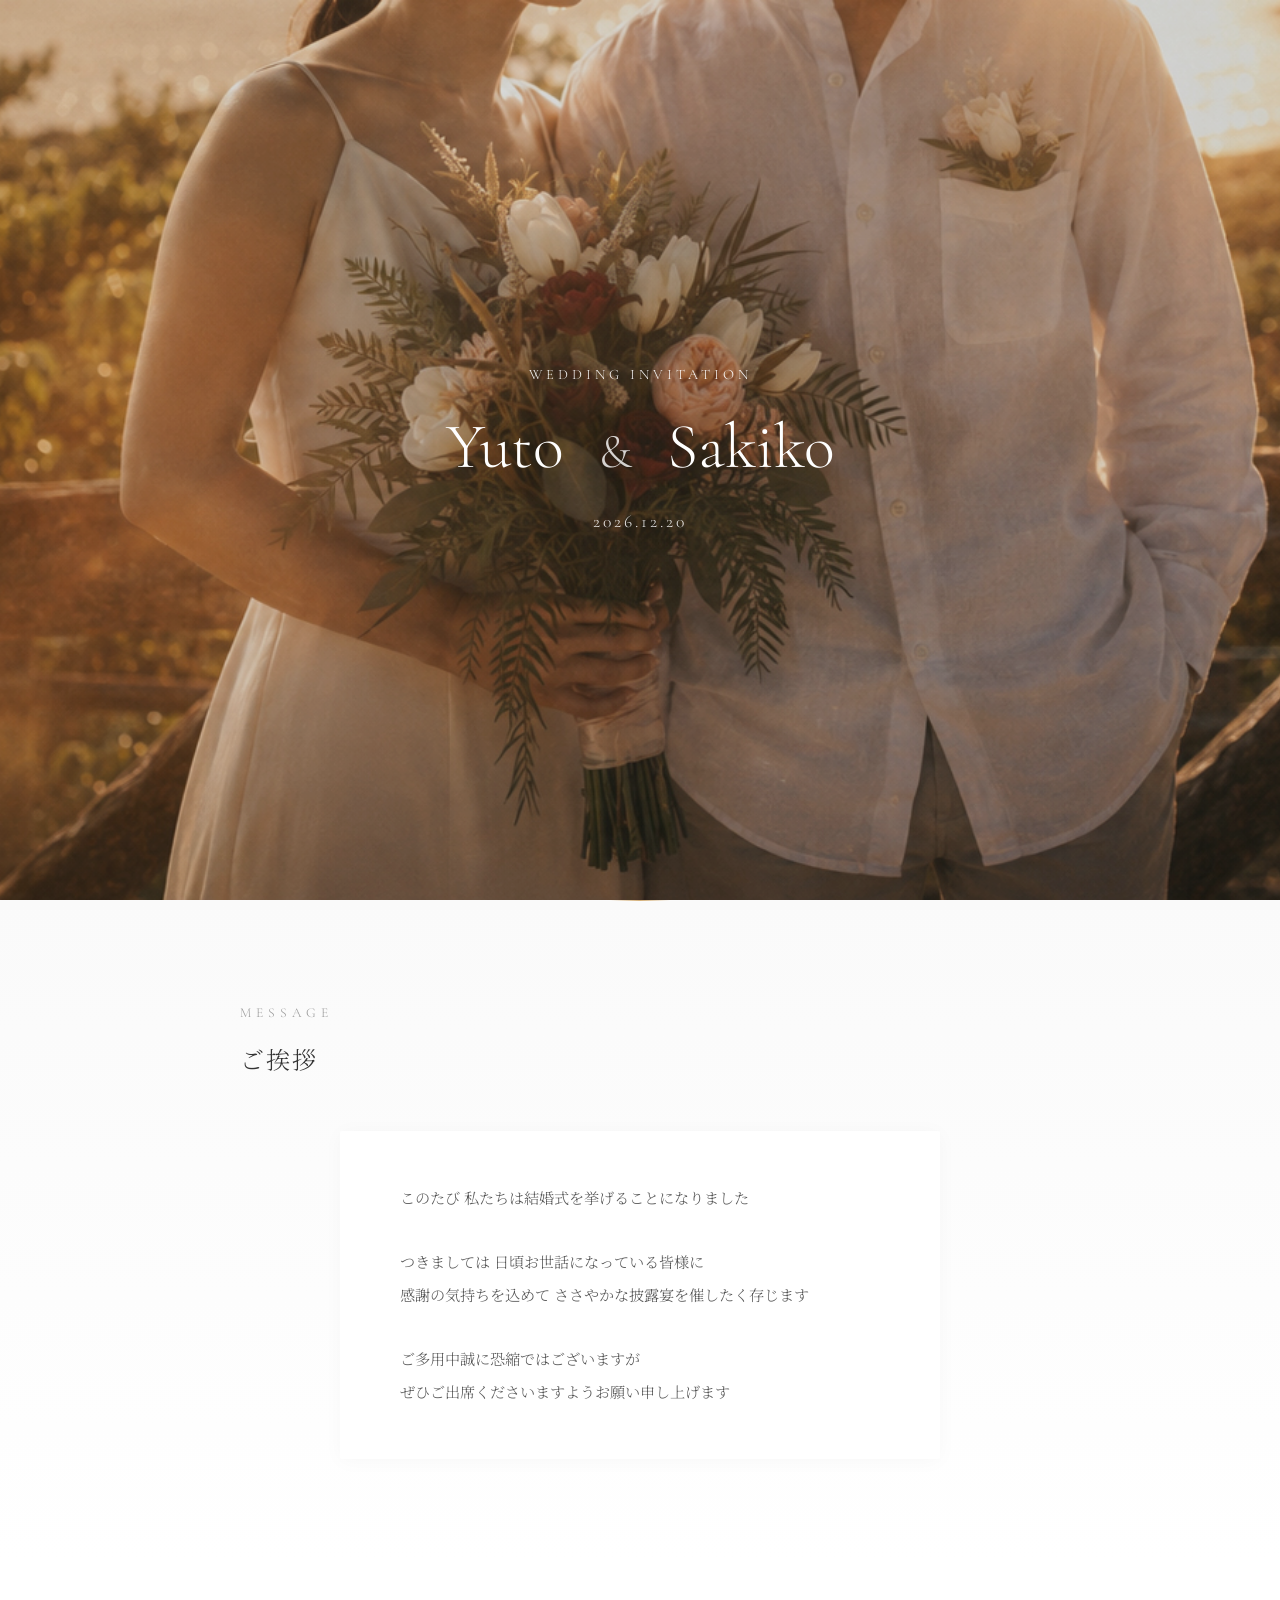
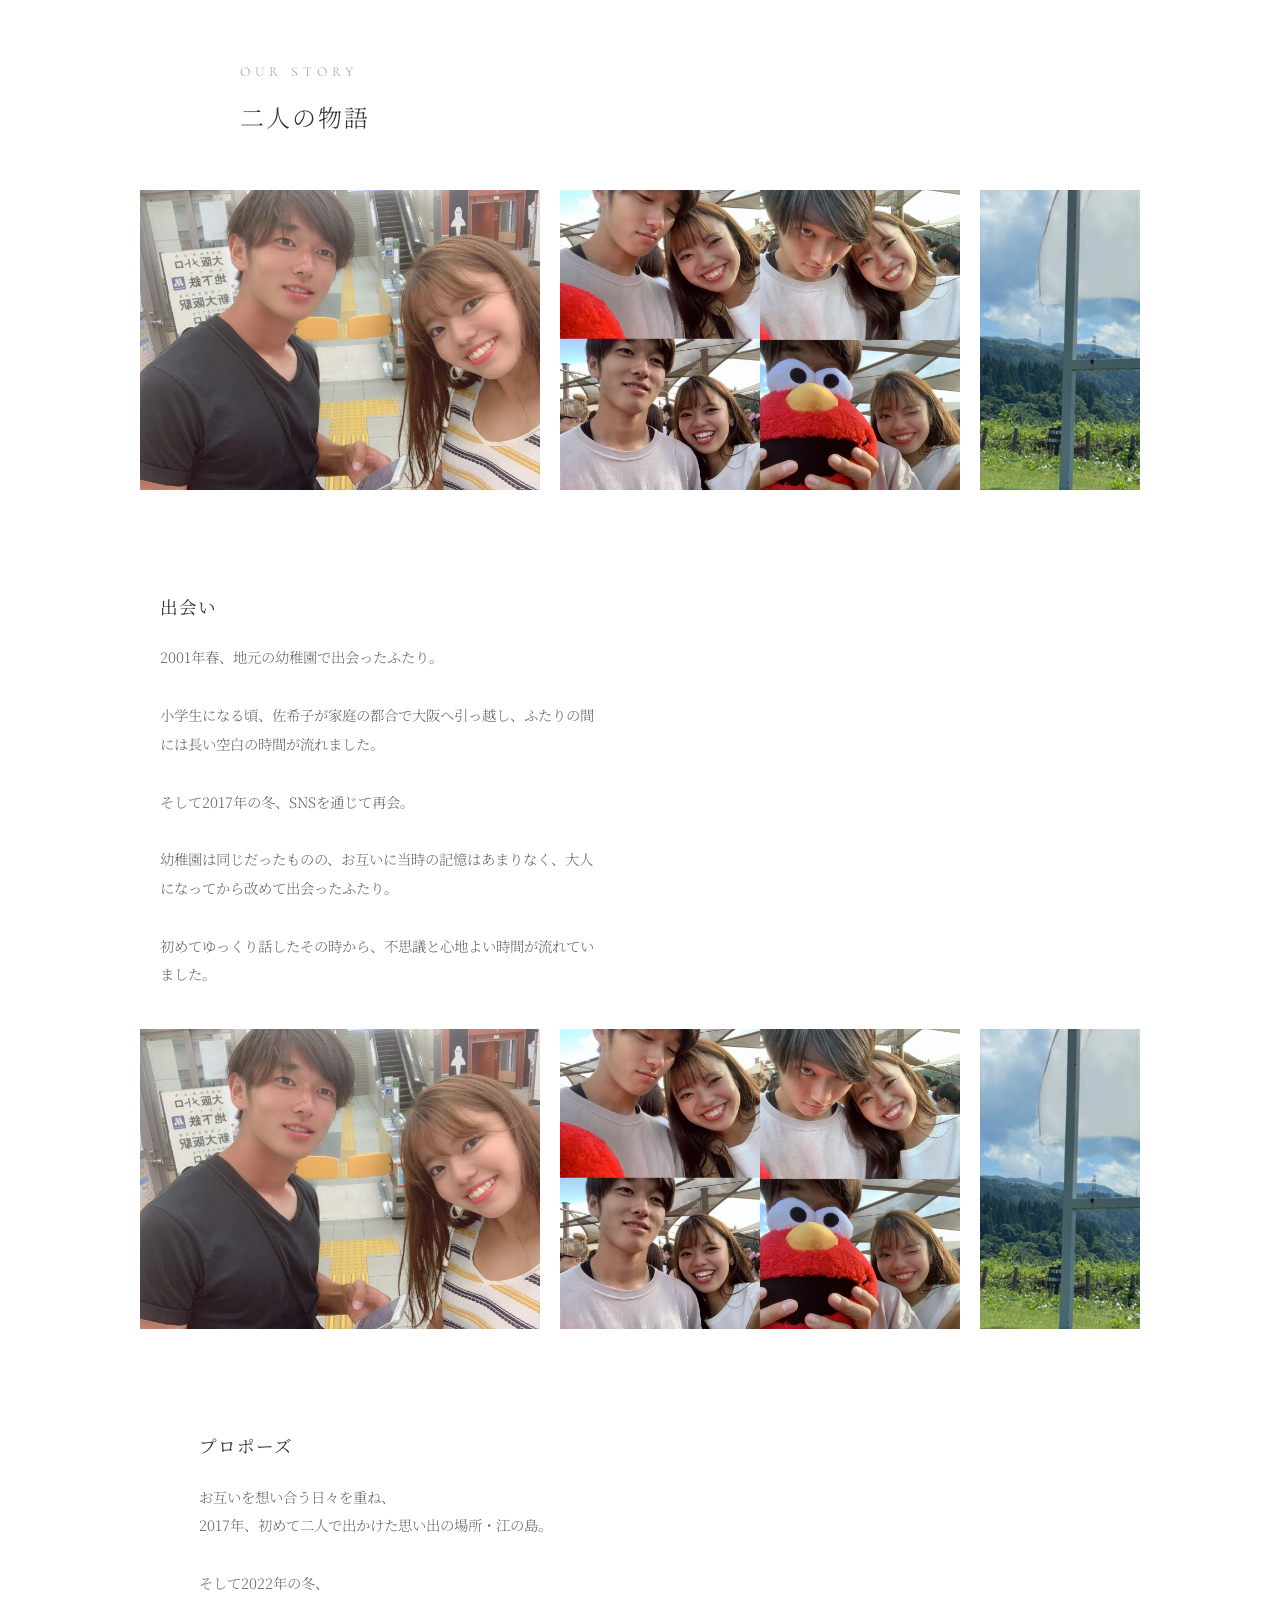
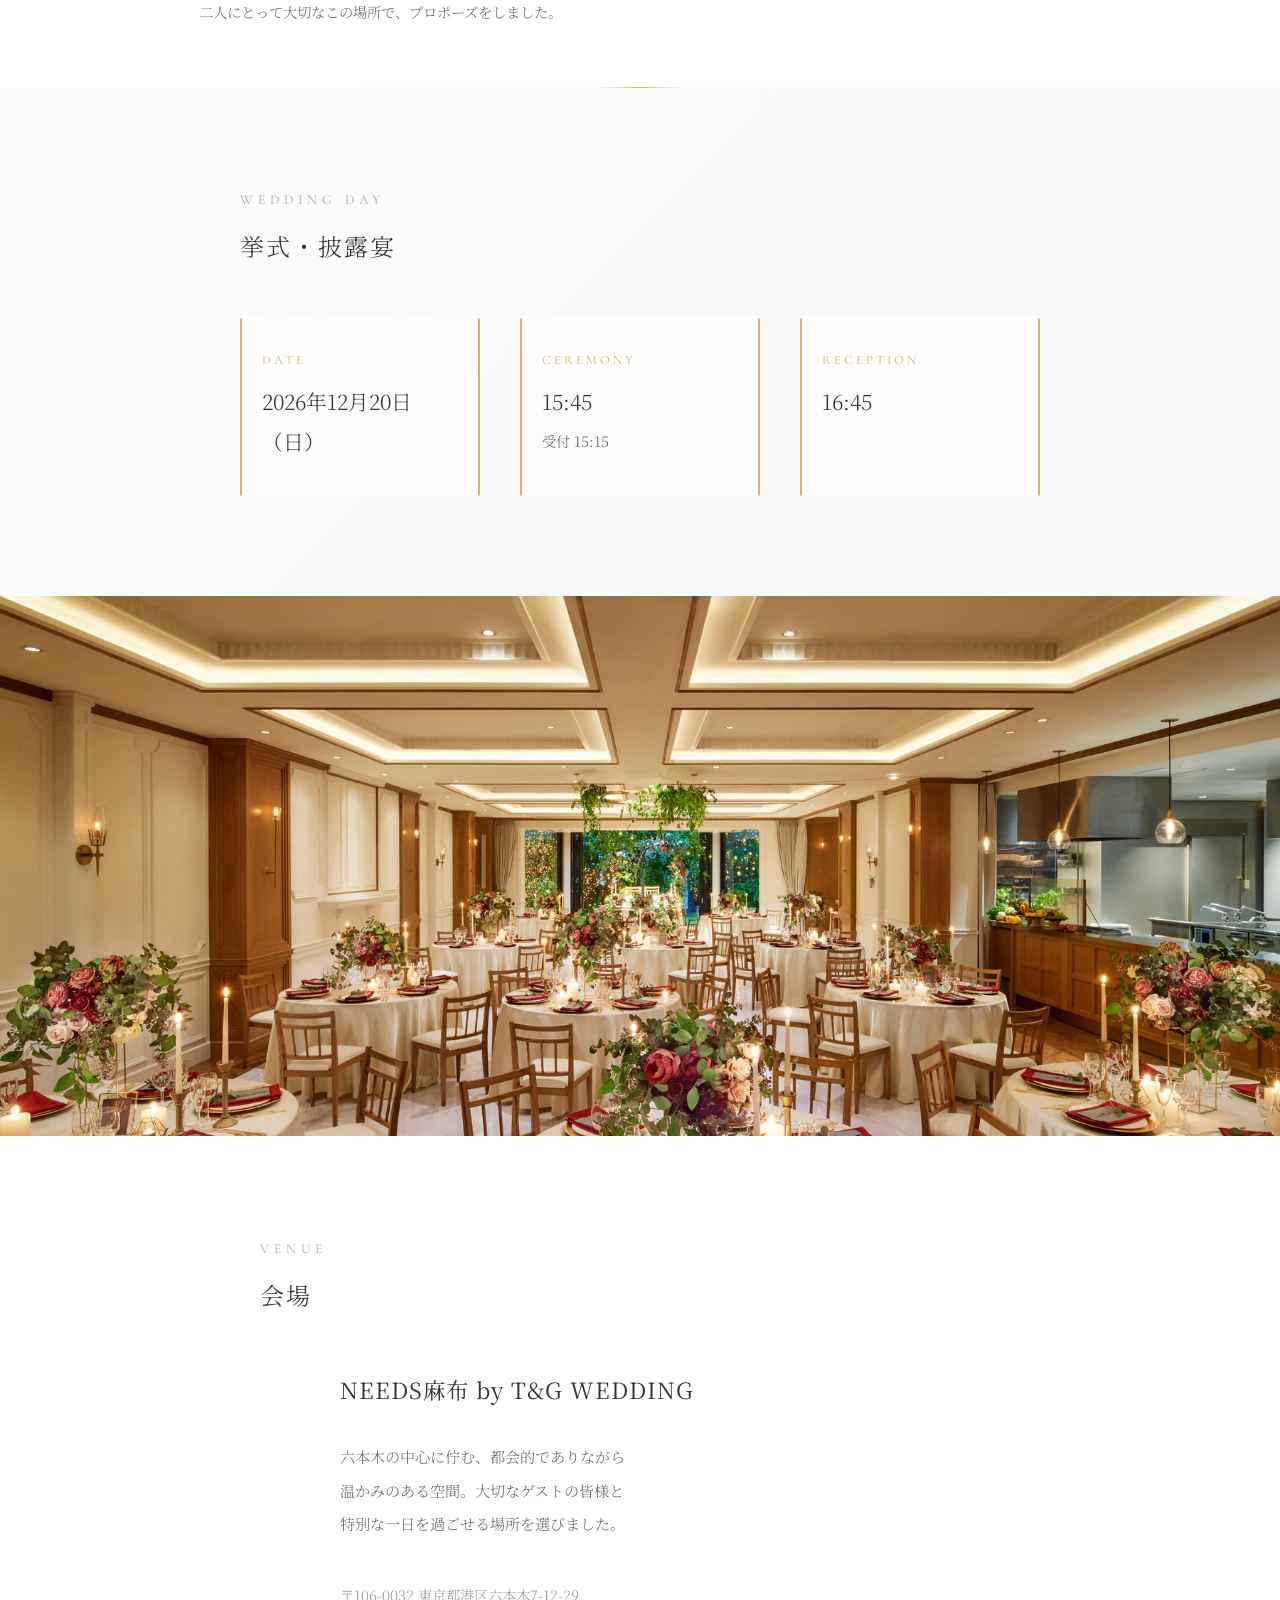
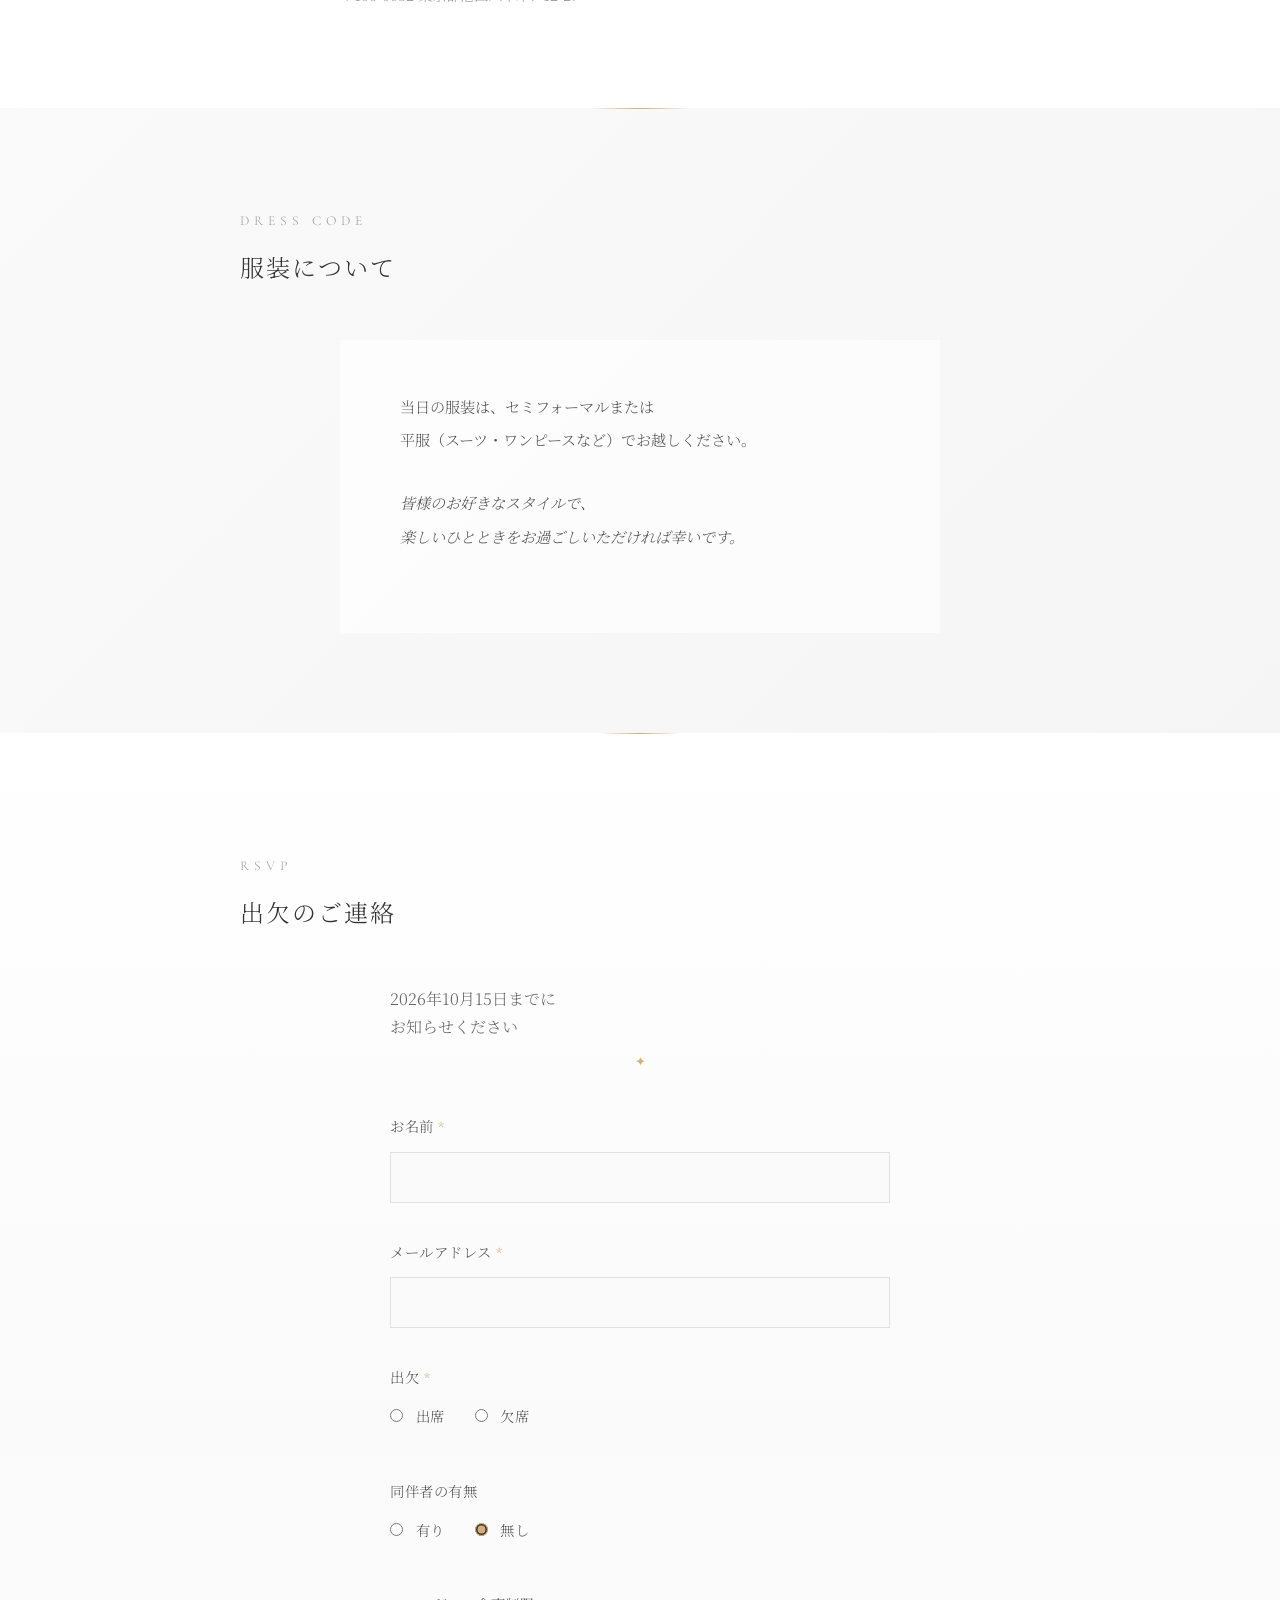
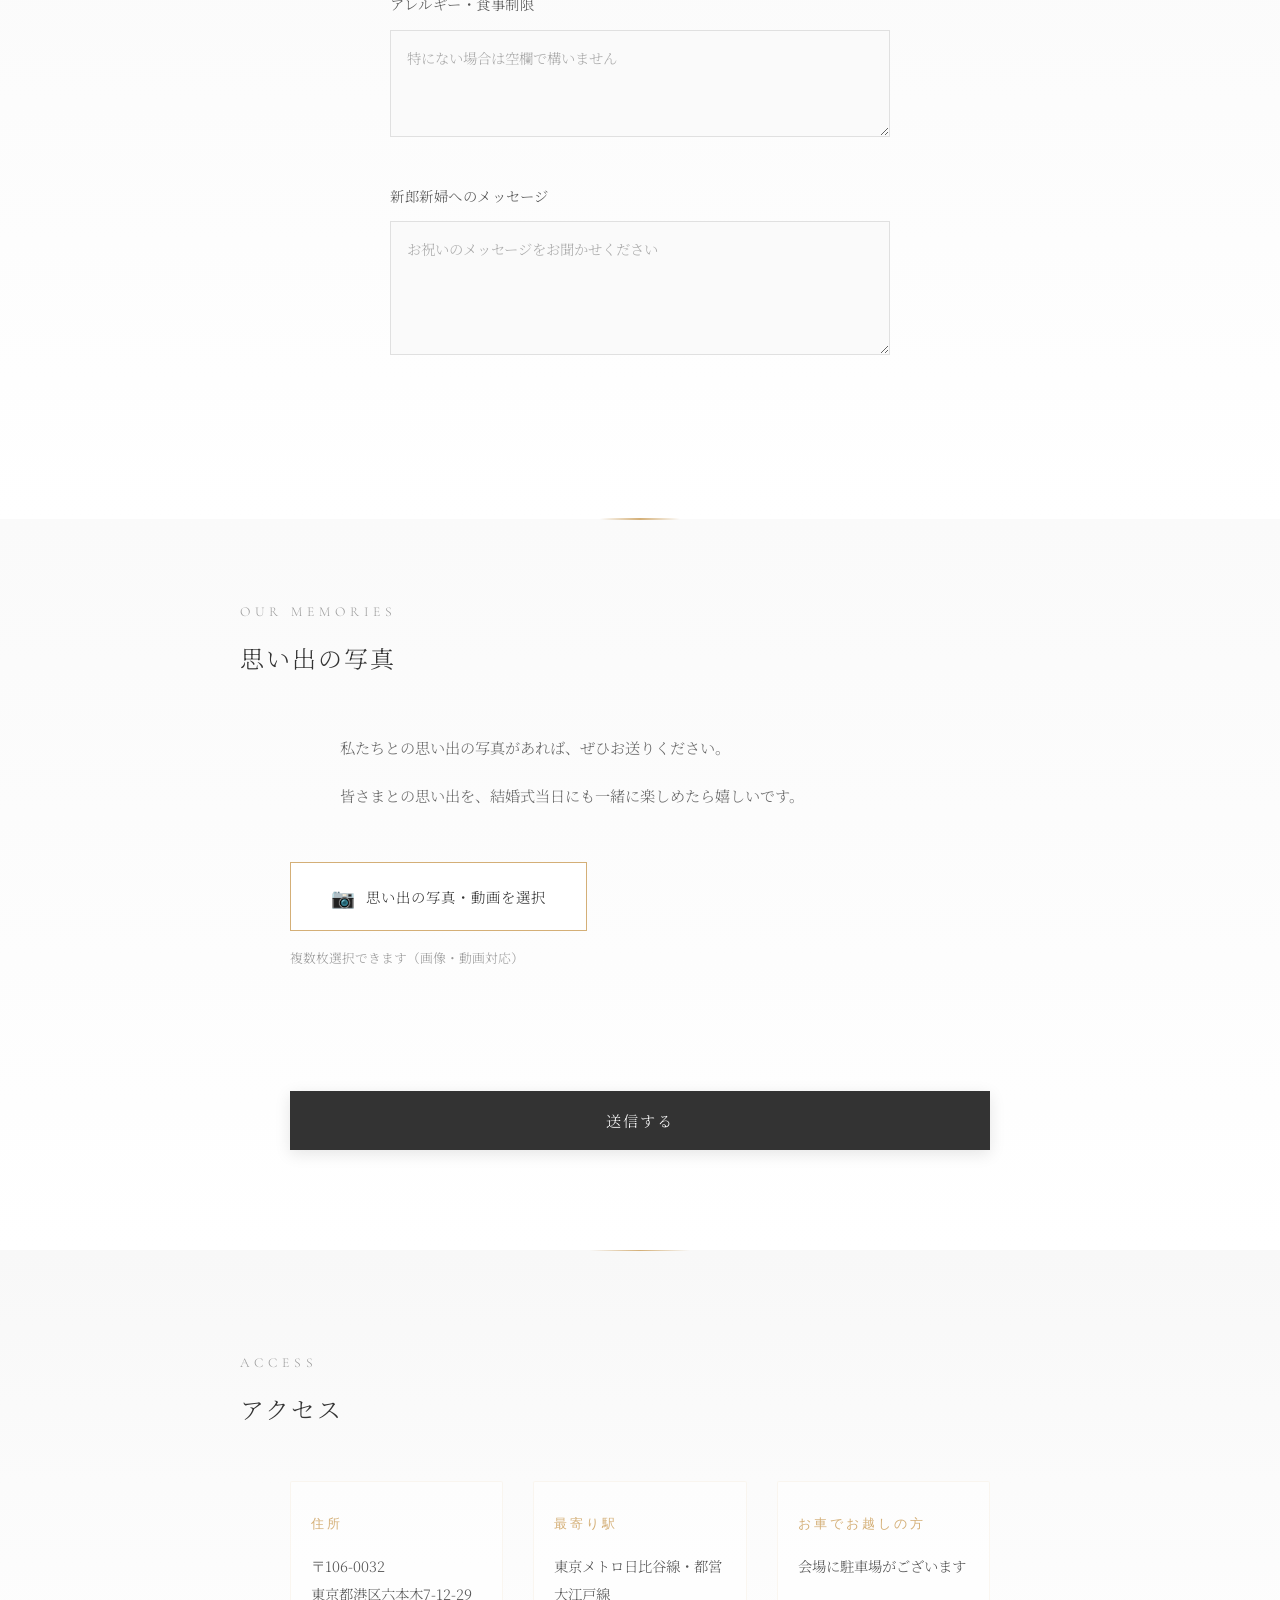
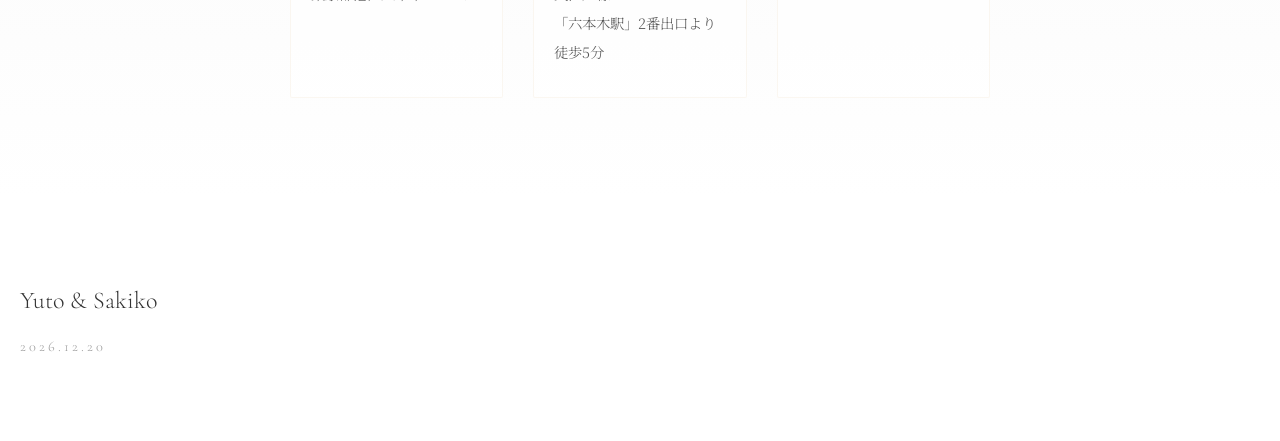
<file: index.html>
<!DOCTYPE html>
<html lang="ja">
<head>
    <meta charset="UTF-8">
    <meta name="viewport" content="width=device-width, initial-scale=1.0">
    <title>Wedding Invitation - Yuto & Sakiko</title>
    <link rel="preconnect" href="https://fonts.googleapis.com">
    <link rel="preconnect" href="https://fonts.gstatic.com" crossorigin>
    <link href="https://fonts.googleapis.com/css2?family=Cormorant+Garamond:wght@300;400;500&family=Noto+Serif+JP:wght@300;400;500&display=swap" rel="stylesheet">
    <link rel="stylesheet" href="style.css">
</head>
<body>
    <!-- Hero Section -->
    <section class="hero">
        <div class="hero-image">
            <img src="images/main.jpg" alt="Wedding">
        </div>
        <div class="hero-content">
            <p class="hero-subtitle">WEDDING INVITATION</p>
            <h1 class="hero-names">
                <span class="name">Yuto</span>
                <span class="separator">&</span>
                <span class="name">Sakiko</span>
            </h1>
            <p class="hero-date">2026.12.20</p>
        </div>
    </section>

    <!-- Message Section -->
    <section class="section message-section">
        <div class="section-content">
            <h2 class="section-title-en">MESSAGE</h2>
            <p class="section-title-jp">ご挨拶</p>
            <div class="message-text">
                <p>
                    このたび 私たちは結婚式を挙げることになりました
                </p>
                <p>
                    つきましては 日頃お世話になっている皆様に<br>
                    感謝の気持ちを込めて ささやかな披露宴を催したく存じます
                </p>
                <p>
                    ご多用中誠に恐縮ではございますが<br>
                    ぜひご出席くださいますようお願い申し上げます
                </p>
            </div>
        </div>
    </section>

    <!-- Our Story Section -->
    <section class="section our-story-section">
        <div class="section-content">
            <h2 class="section-title-en">OUR STORY</h2>
            <p class="section-title-jp">二人の物語</p>
        </div>
        <div class="story-images">
            <!-- 出会いのスライドショー（テキストの上） -->
            <div class="story-slideshow-wrapper">
                <div class="story-slideshow">
                    <div class="story-slideshow-track">
                        <img src="images/meat.JPG" alt="出会いの思い出">
                        <img src="images/meat-2.JPG" alt="出会いの思い出">
                        <img src="images/meat-3.jpg" alt="出会いの思い出">
                        <img src="images/meat-4.JPG" alt="出会いの思い出">
                        <img src="images/meat-5.JPG" alt="出会いの思い出">
                        <img src="images/meat-6.jpg" alt="出会いの思い出">
                        <img src="images/meat-7.JPG" alt="出会いの思い出">
                        <!-- 無限ループのために画像を複製 -->
                        <img src="images/meat.JPG" alt="出会いの思い出">
                        <img src="images/meat-2.JPG" alt="出会いの思い出">
                        <img src="images/meat-3.jpg" alt="出会いの思い出">
                        <img src="images/meat-4.JPG" alt="出会いの思い出">
                        <img src="images/meat-5.JPG" alt="出会いの思い出">
                        <img src="images/meat-6.jpg" alt="出会いの思い出">
                        <img src="images/meat-7.JPG" alt="出会いの思い出">
                    </div>
                </div>
            </div>
            
            <div class="story-text-block">
                <h3 class="story-subtitle">出会い</h3>
                <p class="story-text">
                    2001年春、地元の幼稚園で出会ったふたり。<br>
                    <br>
                    小学生になる頃、佐希子が家庭の都合で大阪へ引っ越し、ふたりの間には長い空白の時間が流れました。<br>
                    <br>
                    そして2017年の冬、SNSを通じて再会。<br>
                    <br>
                    幼稚園は同じだったものの、お互いに当時の記憶はあまりなく、大人になってから改めて出会ったふたり。<br>
                    <br>
                    初めてゆっくり話したその時から、不思議と心地よい時間が流れていました。
                </p>
            </div>
            
            <!-- プロポーズのスライドショー（テキストの上） -->
            <div class="story-slideshow-wrapper">
                <div class="story-slideshow">
                    <div class="story-slideshow-track">
                        <img src="images/meat.JPG" alt="プロポーズの思い出">
                        <img src="images/meat-2.JPG" alt="プロポーズの思い出">
                        <img src="images/meat-3.jpg" alt="プロポーズの思い出">
                        <img src="images/meat-4.JPG" alt="プロポーズの思い出">
                        <img src="images/meat-5.JPG" alt="プロポーズの思い出">
                        <img src="images/meat-6.jpg" alt="プロポーズの思い出">
                        <img src="images/meat-7.JPG" alt="プロポーズの思い出">
                        <!-- 無限ループのために画像を複製 -->
                        <img src="images/meat.JPG" alt="プロポーズの思い出">
                        <img src="images/meat-2.JPG" alt="プロポーズの思い出">
                        <img src="images/meat-3.jpg" alt="プロポーズの思い出">
                        <img src="images/meat-4.JPG" alt="プロポーズの思い出">
                        <img src="images/meat-5.JPG" alt="プロポーズの思い出">
                        <img src="images/meat-6.jpg" alt="プロポーズの思い出">
                        <img src="images/meat-7.JPG" alt="プロポーズの思い出">
                    </div>
                </div>
            </div>
            
            <div class="story-text-block">
                <h3 class="story-subtitle">プロポーズ</h3>
                <p class="story-text">
                    お互いを想い合う日々を重ね、<br>
                    2017年、初めて二人で出かけた思い出の場所・江の島。<br>
                    <br>
                    そして2022年の冬、<br>
                    二人にとって大切なこの場所で、プロポーズをしました。
                </p>
            </div>
        </div>
    </section>

    <!-- Wedding Day Section -->
    <section class="section wedding-day-section">
        <div class="section-content">
            <h2 class="section-title-en">WEDDING DAY</h2>
            <p class="section-title-jp">挙式・披露宴</p>
            <div class="wedding-info">
                <div class="info-block">
                    <p class="info-label">DATE</p>
                    <p class="info-value">2026年12月20日（日）</p>
                </div>
                <div class="info-block">
                    <p class="info-label">CEREMONY</p>
                    <p class="info-value">15:45</p>
                    <p class="info-sub">受付 15:15</p>
                </div>
                <div class="info-block">
                    <p class="info-label">RECEPTION</p>
                    <p class="info-value">16:45</p>
                </div>
            </div>
        </div>
    </section>

    <!-- Venue Section -->
    <section class="section venue-section">
        <div class="venue-image">
            <img src="images/21_ext_3_2.webp" alt="Venue">
        </div>
        <div class="section-content">
            <h2 class="section-title-en">VENUE</h2>
            <p class="section-title-jp">会場</p>
            <div class="venue-info">
                <h3 class="venue-name">NEEDS麻布 by T&G WEDDING</h3>
                <p class="venue-description">
                    六本木の中心に佇む、都会的でありながら<br>
                    温かみのある空間。大切なゲストの皆様と<br>
                    特別な一日を過ごせる場所を選びました。
                </p>
                <p class="venue-address">〒106-0032 東京都港区六本木7-12-29</p>
            </div>
        </div>
    </section>

    <!-- Dress Code Section -->
    <section class="section dress-code-section">
        <div class="section-content">
            <h2 class="section-title-en">DRESS CODE</h2>
            <p class="section-title-jp">服装について</p>
            <div class="dress-code-text">
                <p>
                    当日の服装は、セミフォーマルまたは<br>
                    平服（スーツ・ワンピースなど）でお越しください。
                </p>
                <p class="dress-note">
                    皆様のお好きなスタイルで、<br>
                    楽しいひとときをお過ごしいただければ幸いです。
                </p>
            </div>
        </div>
    </section>

    <!-- RSVP Section -->
    <section class="section rsvp-section">
        <div class="section-content">
            <h2 class="section-title-en">RSVP</h2>
            <p class="section-title-jp">出欠のご連絡</p>
            <div class="rsvp-content">
                <p class="rsvp-deadline">2026年10月15日までに<br>お知らせください</p>
                
                <!-- RSVP Form -->
                <form class="rsvp-form" id="rsvpForm">
                    <div class="form-group">
                        <label for="guestName">お名前 <span class="required">*</span></label>
                        <input type="text" id="guestName" name="guestName" required>
                    </div>

                    <div class="form-group">
                        <label for="guestEmail">メールアドレス <span class="required">*</span></label>
                        <input type="email" id="guestEmail" name="guestEmail" required>
                    </div>

                    <div class="form-group">
                        <label>出欠 <span class="required">*</span></label>
                        <div class="radio-group">
                            <label class="radio-label">
                                <input type="radio" name="attendance" value="attend" required>
                                <span>出席</span>
                            </label>
                            <label class="radio-label">
                                <input type="radio" name="attendance" value="absent">
                                <span>欠席</span>
                            </label>
                        </div>
                    </div>

                    <div class="form-group">
                        <label>同伴者の有無</label>
                        <div class="radio-group">
                            <label class="radio-label">
                                <input type="radio" name="companion" value="yes" id="companionYes">
                                <span>有り</span>
                            </label>
                            <label class="radio-label">
                                <input type="radio" name="companion" value="no" id="companionNo" checked>
                                <span>無し</span>
                            </label>
                        </div>
                    </div>

                    <div class="form-group companion-name-group" id="companionNameGroup" style="display: none;">
                        <label for="companionName">同伴者のお名前</label>
                        <input type="text" id="companionName" name="companionName">
                    </div>

                    <div class="form-group">
                        <label for="allergies">アレルギー・食事制限</label>
                        <textarea id="allergies" name="allergies" rows="3" placeholder="特にない場合は空欄で構いません"></textarea>
                    </div>

                    <div class="form-group">
                        <label for="message">新郎新婦へのメッセージ</label>
                        <textarea id="message" name="message" rows="4" placeholder="お祝いのメッセージをお聞かせください"></textarea>
                    </div>
                </form>
            </div>
        </div>
    </section>

    <!-- Memories Section -->
    <section class="section memories-section">
        <div class="section-content">
            <h2 class="section-title-en">OUR MEMORIES</h2>
            <p class="section-title-jp">思い出の写真</p>
            <div class="memories-intro">
                <p>私たちとの思い出の写真があれば、ぜひお送りください。</p>
                <p>皆さまとの思い出を、結婚式当日にも一緒に楽しめたら嬉しいです。</p>
            </div>
            
            <div class="memories-content">
                <div class="photo-upload-section">
                    <input type="file" id="photoUpload" accept="image/*,video/*" multiple style="display: none;">
                    <button type="button" class="photo-upload-button" id="photoUploadButton">
                        <span class="upload-icon">📷</span>
                        <span>思い出の写真・動画を選択</span>
                    </button>
                    <p class="upload-note">複数枚選択できます（画像・動画対応）</p>
                </div>

                <div class="photo-preview-container" id="photoPreviewContainer"></div>

                <div class="form-group photo-comment-group" id="photoCommentGroup" style="display: none;">
                    <label for="photoComment">写真についてのコメント（任意）</label>
                    <textarea id="photoComment" name="photoComment" rows="3" placeholder="写真にまつわる思い出やエピソードがあれば教えてください"></textarea>
                </div>

                <button class="submit-button" id="submitButton">送信する</button>
            </div>
        </div>
    </section>

    <!-- Success Message -->
    <div class="success-overlay" id="successOverlay" style="display: none;">
        <div class="success-message">
            <div class="success-icon">✓</div>
            <h3>ご回答ありがとうございました</h3>
            <p>素敵な思い出の写真もありがとうございます。</p>
            <p>当日お会いできることを楽しみにしております。</p>
            <button class="close-button" id="closeSuccessButton">閉じる</button>
        </div>
    </div>

    <!-- Access Section -->
    <section class="section access-section">
        <div class="section-content">
            <h2 class="section-title-en">ACCESS</h2>
            <p class="section-title-jp">アクセス</p>
            <div class="access-info">
                <div class="access-block">
                    <p class="access-label">住所</p>
                    <p class="access-text">〒106-0032<br>東京都港区六本木7-12-29</p>
                </div>
                <div class="access-block">
                    <p class="access-label">最寄り駅</p>
                    <p class="access-text">
                        東京メトロ日比谷線・都営大江戸線<br>
                        「六本木駅」2番出口より徒歩5分
                    </p>
                </div>
                <div class="access-block">
                    <p class="access-label">お車でお越しの方</p>
                    <p class="access-text">会場に駐車場がございます</p>
                </div>
            </div>
        </div>
    </section>

    <!-- Footer -->
    <footer class="footer">
        <p class="footer-text">Yuto & Sakiko</p>
        <p class="footer-date">2026.12.20</p>
    </footer>

    <script src="script.js"></script>
</body>
</html>
</file>
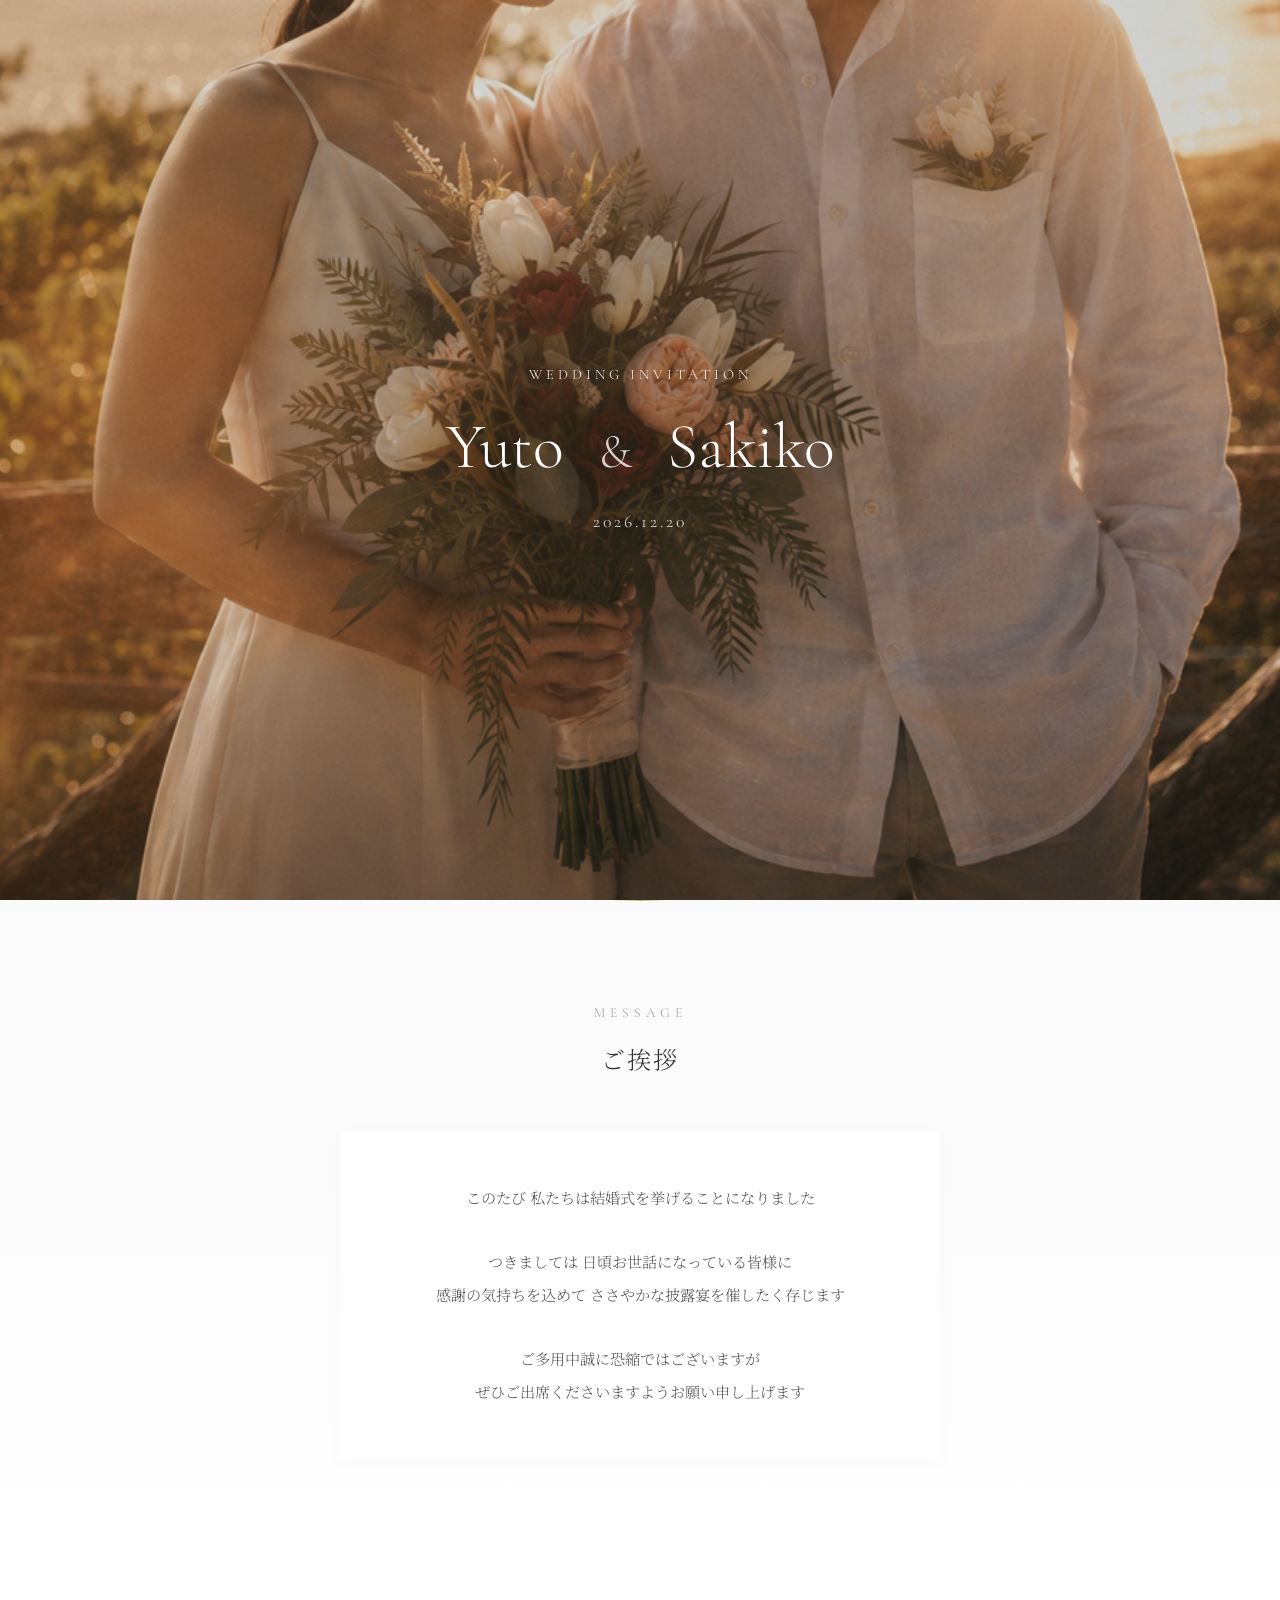
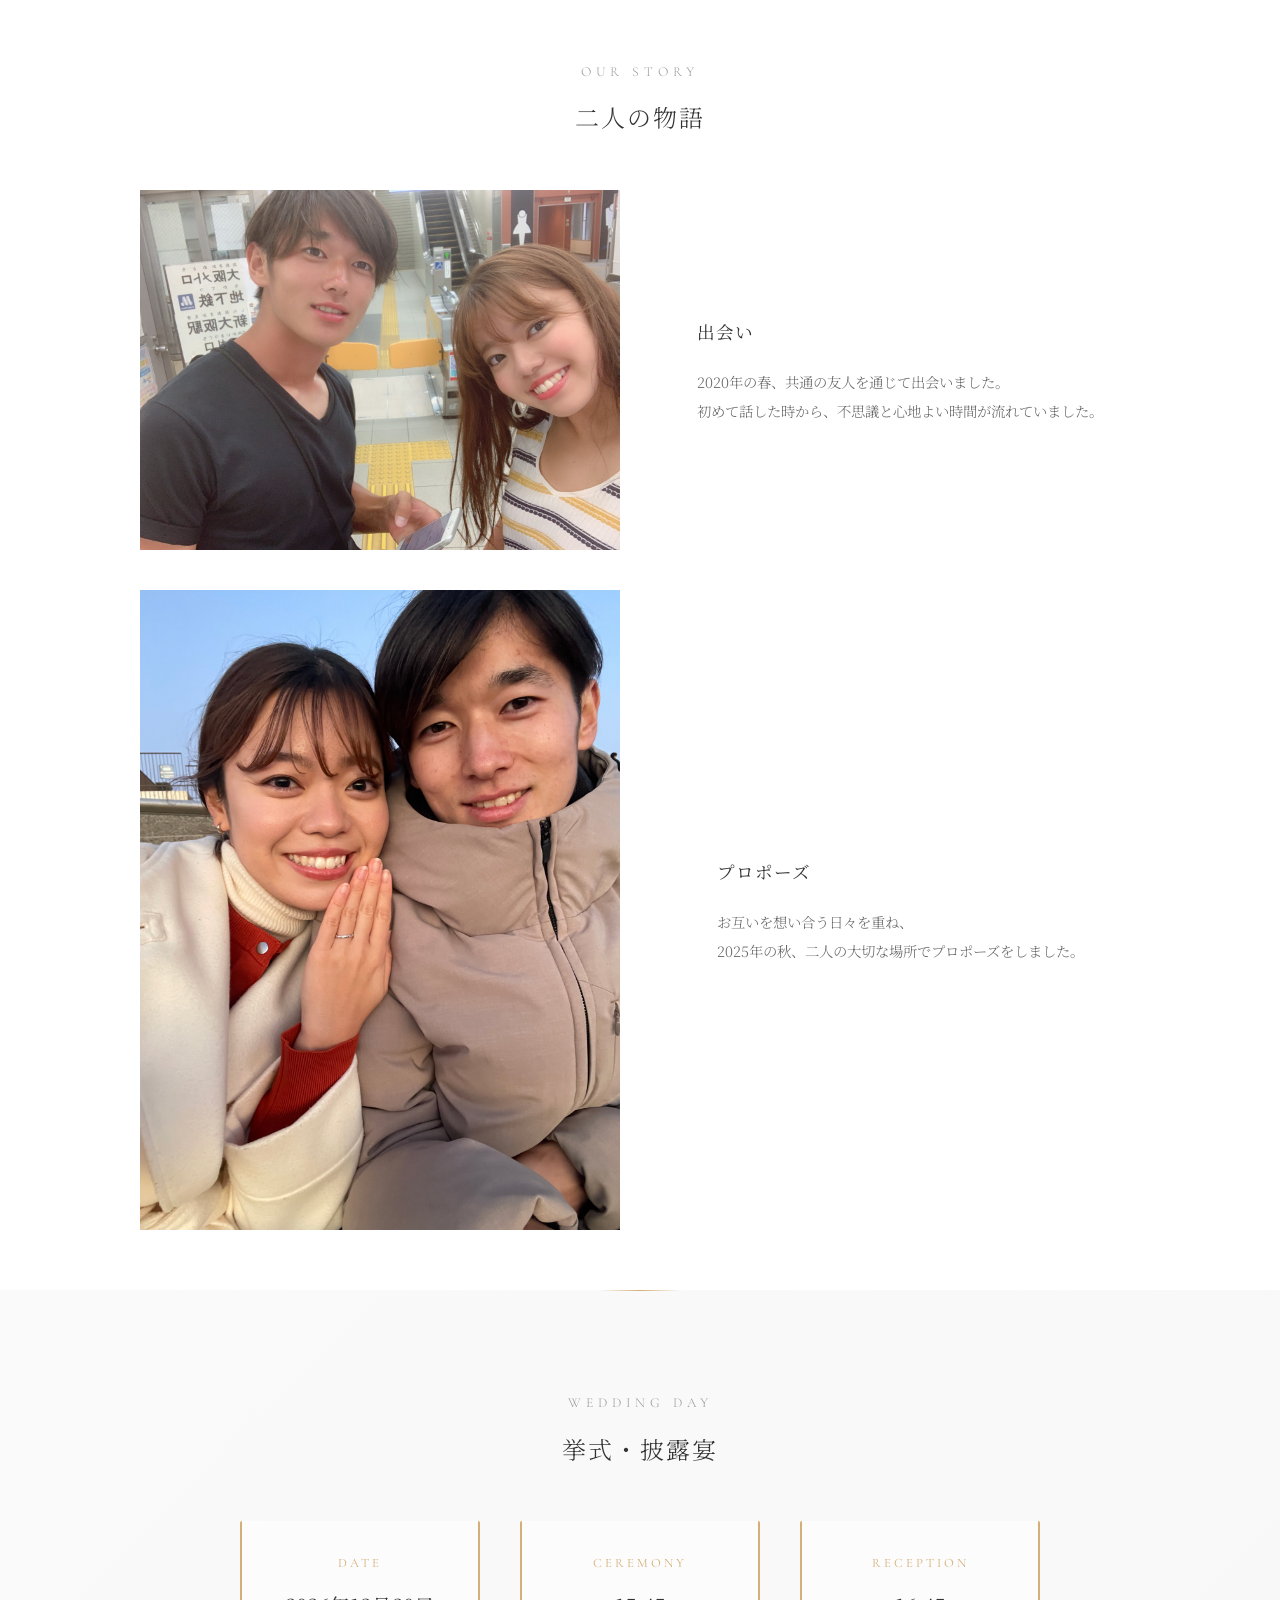
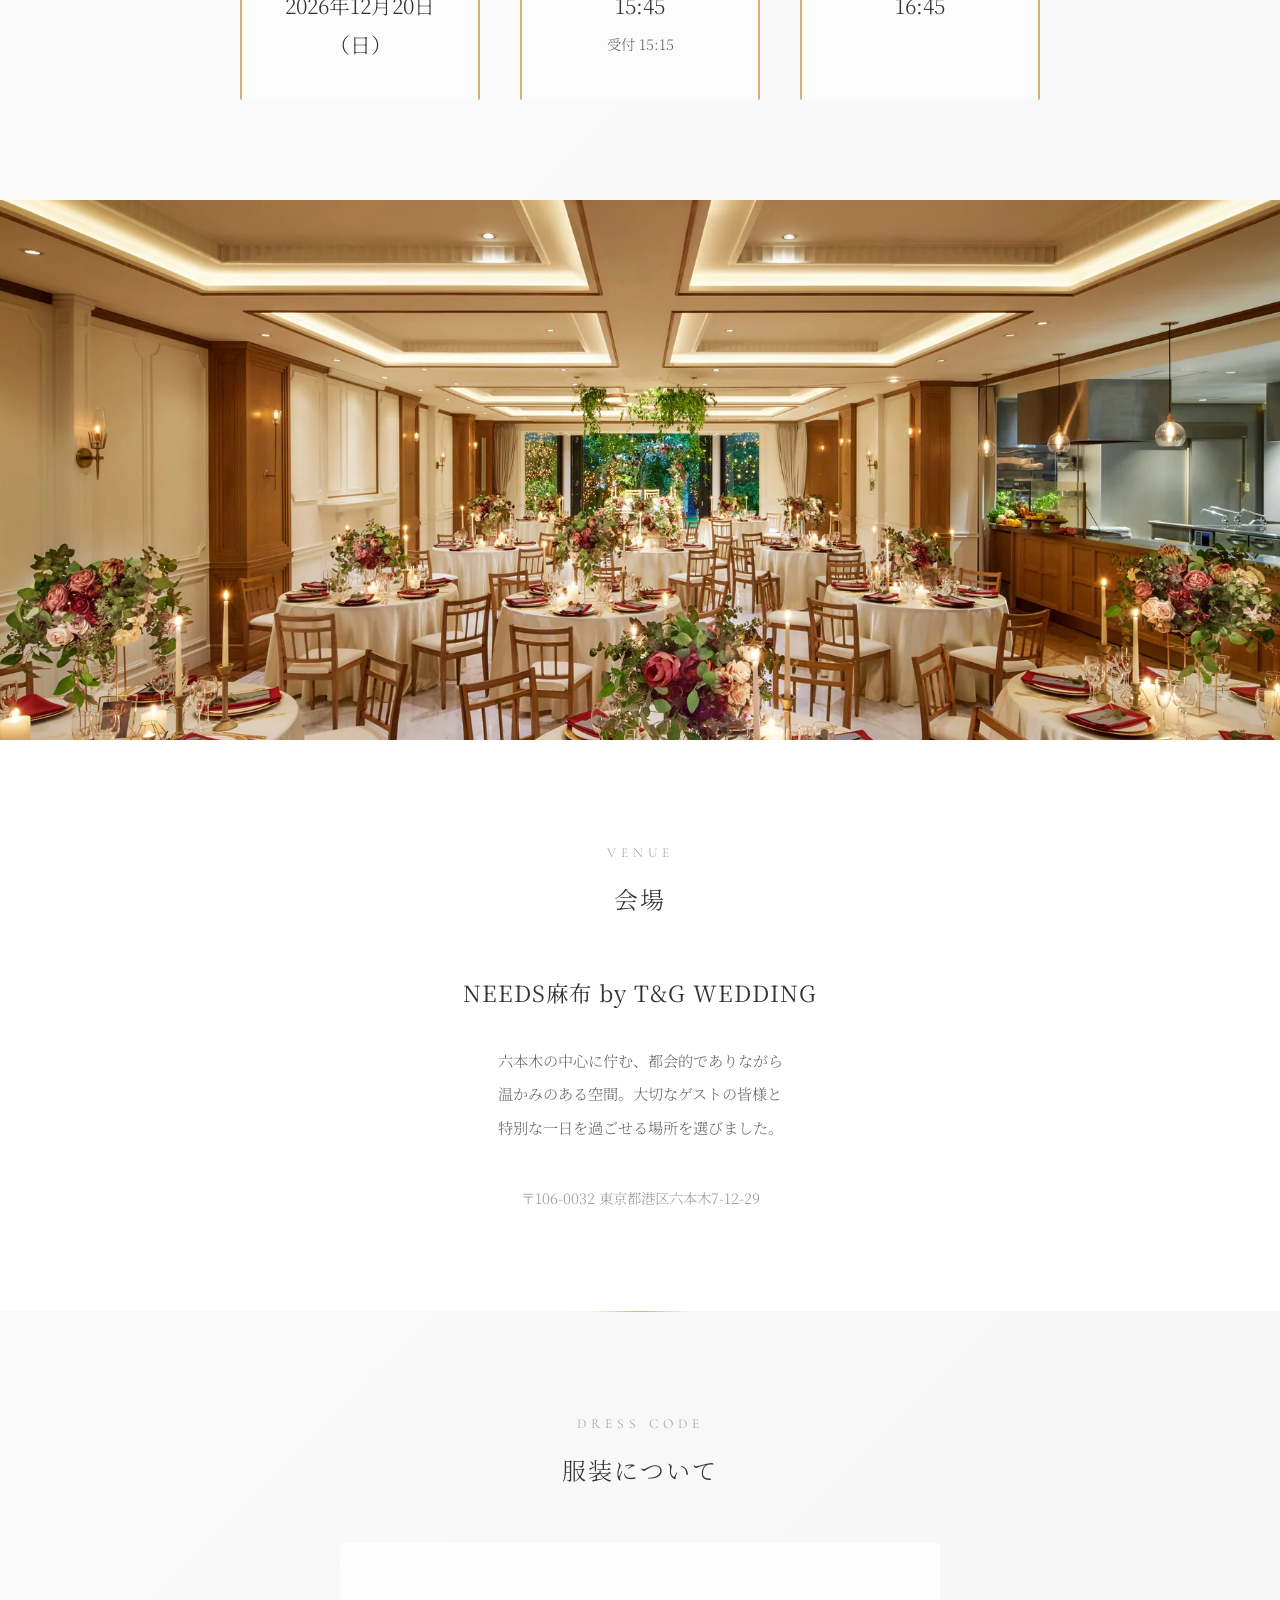
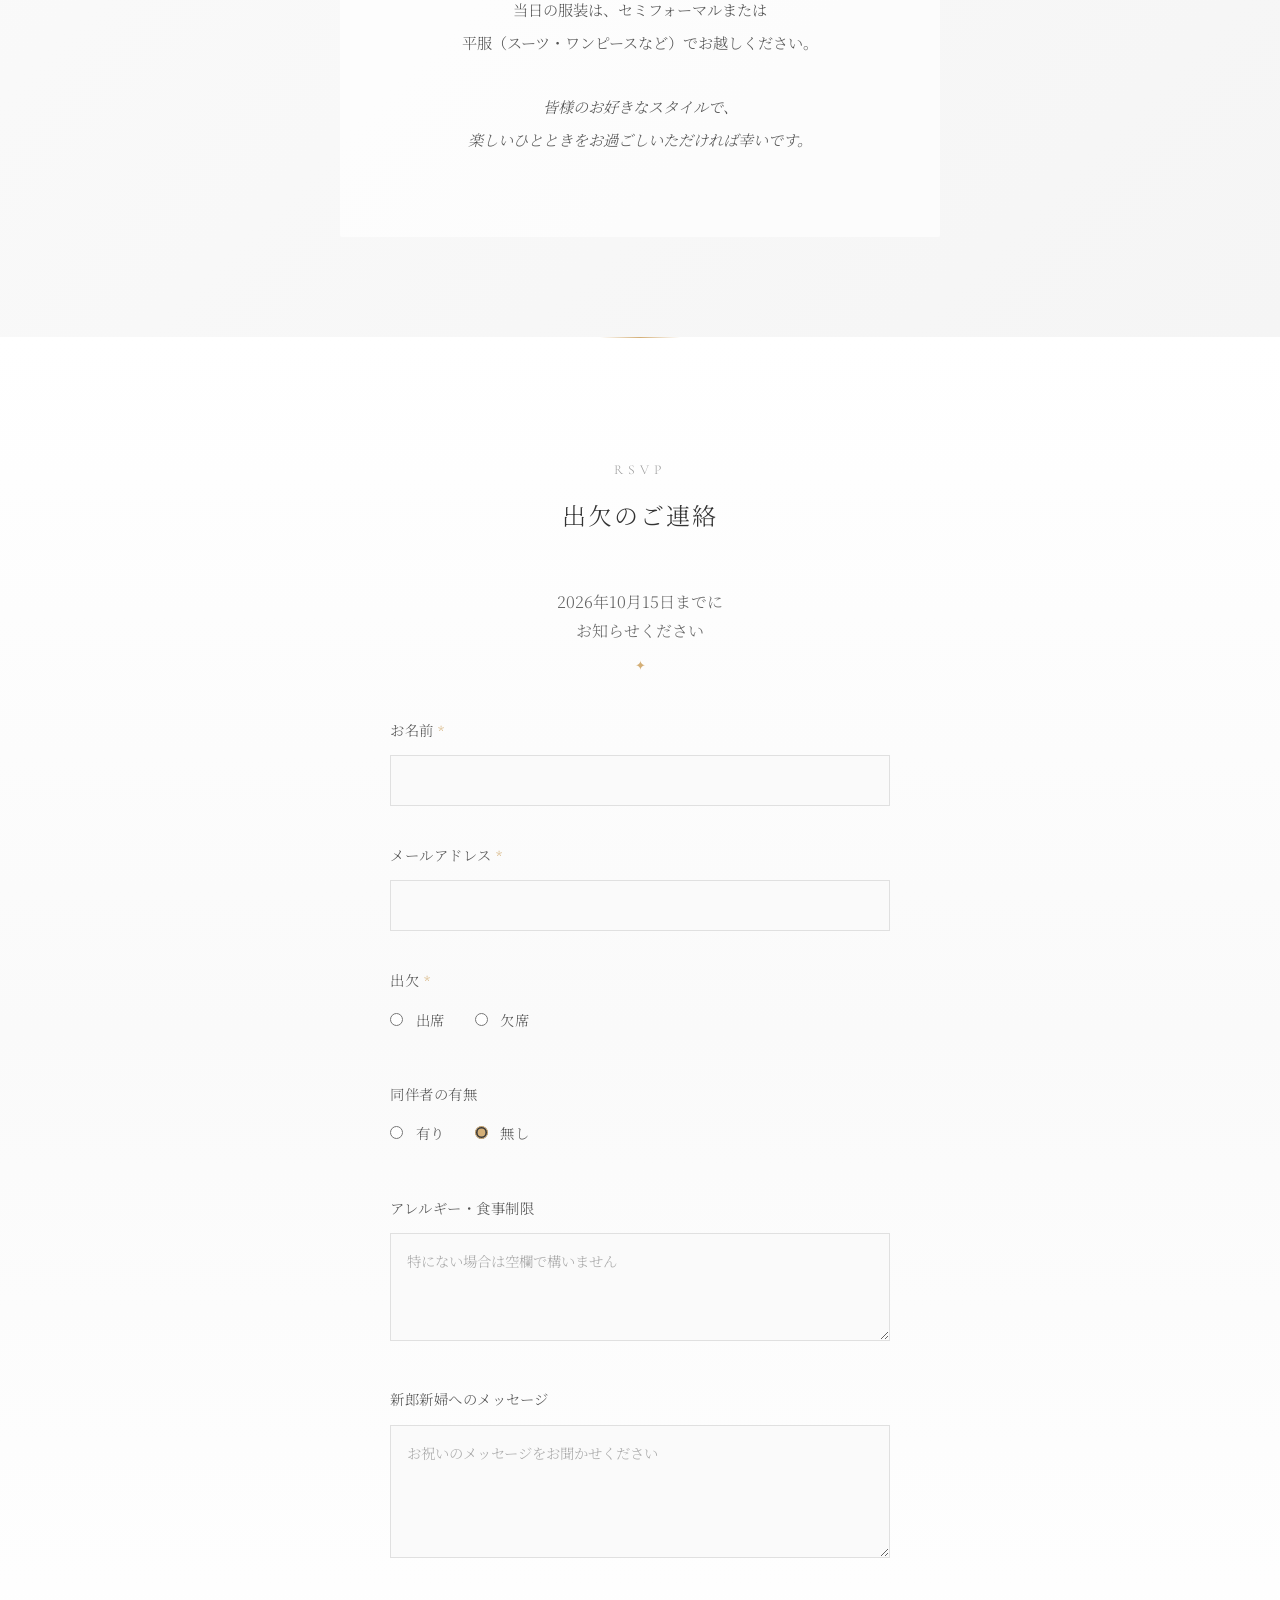
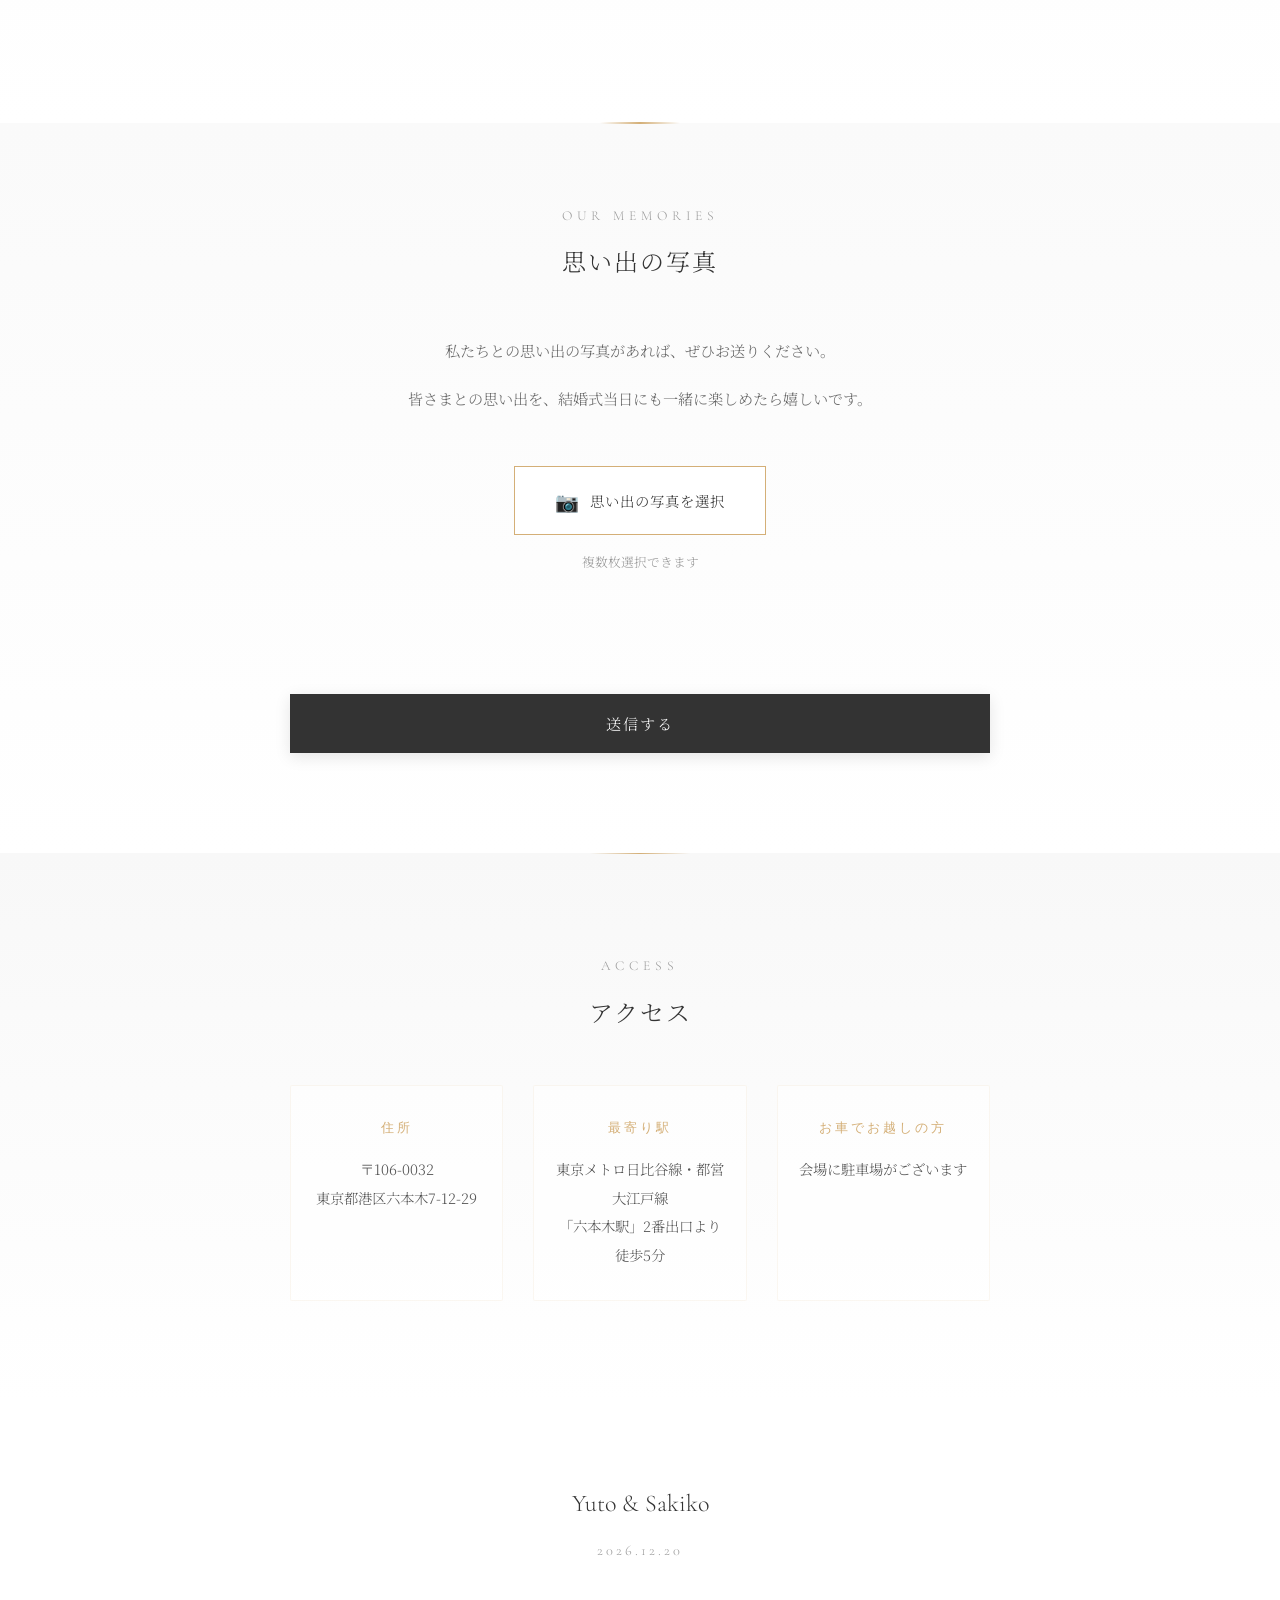
<file: wedding-invitation/index.html>
<!DOCTYPE html>
<html lang="ja">
<head>
    <meta charset="UTF-8">
    <meta name="viewport" content="width=device-width, initial-scale=1.0">
    <title>Wedding Invitation - Yuto & Sakiko</title>
    <link rel="preconnect" href="https://fonts.googleapis.com">
    <link rel="preconnect" href="https://fonts.gstatic.com" crossorigin>
    <link href="https://fonts.googleapis.com/css2?family=Cormorant+Garamond:wght@300;400;500&family=Noto+Serif+JP:wght@300;400;500&display=swap" rel="stylesheet">
    <link rel="stylesheet" href="style.css">
</head>
<body>
    <!-- Hero Section -->
    <section class="hero">
        <div class="hero-image">
            <img src="images/main.jpg" alt="Wedding">
        </div>
        <div class="hero-content">
            <p class="hero-subtitle">WEDDING INVITATION</p>
            <h1 class="hero-names">
                <span class="name">Yuto</span>
                <span class="separator">&</span>
                <span class="name">Sakiko</span>
            </h1>
            <p class="hero-date">2026.12.20</p>
        </div>
    </section>

    <!-- Message Section -->
    <section class="section message-section">
        <div class="section-content">
            <h2 class="section-title-en">MESSAGE</h2>
            <p class="section-title-jp">ご挨拶</p>
            <div class="message-text">
                <p>
                    このたび 私たちは結婚式を挙げることになりました
                </p>
                <p>
                    つきましては 日頃お世話になっている皆様に<br>
                    感謝の気持ちを込めて ささやかな披露宴を催したく存じます
                </p>
                <p>
                    ご多用中誠に恐縮ではございますが<br>
                    ぜひご出席くださいますようお願い申し上げます
                </p>
            </div>
        </div>
    </section>

    <!-- Our Story Section -->
    <section class="section our-story-section">
        <div class="section-content">
            <h2 class="section-title-en">OUR STORY</h2>
            <p class="section-title-jp">二人の物語</p>
        </div>
        <div class="story-images">
            <div class="story-image">
                <img src="images/meat.JPG" alt="Our Story">
            </div>
            <div class="story-text-block">
                <h3 class="story-subtitle">出会い</h3>
                <p class="story-text">
                    2020年の春、共通の友人を通じて出会いました。<br>
                    初めて話した時から、不思議と心地よい時間が流れていました。
                </p>
            </div>
            <div class="story-image">
                <img src="images/12.25.jpg" alt="Our Story">
            </div>
            <div class="story-text-block">
                <h3 class="story-subtitle">プロポーズ</h3>
                <p class="story-text">
                    お互いを想い合う日々を重ね、<br>
                    2025年の秋、二人の大切な場所でプロポーズをしました。
                </p>
            </div>
        </div>
    </section>

    <!-- Wedding Day Section -->
    <section class="section wedding-day-section">
        <div class="section-content">
            <h2 class="section-title-en">WEDDING DAY</h2>
            <p class="section-title-jp">挙式・披露宴</p>
            <div class="wedding-info">
                <div class="info-block">
                    <p class="info-label">DATE</p>
                    <p class="info-value">2026年12月20日（日）</p>
                </div>
                <div class="info-block">
                    <p class="info-label">CEREMONY</p>
                    <p class="info-value">15:45</p>
                    <p class="info-sub">受付 15:15</p>
                </div>
                <div class="info-block">
                    <p class="info-label">RECEPTION</p>
                    <p class="info-value">16:45</p>
                </div>
            </div>
        </div>
    </section>

    <!-- Venue Section -->
    <section class="section venue-section">
        <div class="venue-image">
            <img src="images/21_ext_3_2.webp" alt="Venue">
        </div>
        <div class="section-content">
            <h2 class="section-title-en">VENUE</h2>
            <p class="section-title-jp">会場</p>
            <div class="venue-info">
                <h3 class="venue-name">NEEDS麻布 by T&G WEDDING</h3>
                <p class="venue-description">
                    六本木の中心に佇む、都会的でありながら<br>
                    温かみのある空間。大切なゲストの皆様と<br>
                    特別な一日を過ごせる場所を選びました。
                </p>
                <p class="venue-address">〒106-0032 東京都港区六本木7-12-29</p>
            </div>
        </div>
    </section>

    <!-- Dress Code Section -->
    <section class="section dress-code-section">
        <div class="section-content">
            <h2 class="section-title-en">DRESS CODE</h2>
            <p class="section-title-jp">服装について</p>
            <div class="dress-code-text">
                <p>
                    当日の服装は、セミフォーマルまたは<br>
                    平服（スーツ・ワンピースなど）でお越しください。
                </p>
                <p class="dress-note">
                    皆様のお好きなスタイルで、<br>
                    楽しいひとときをお過ごしいただければ幸いです。
                </p>
            </div>
        </div>
    </section>

    <!-- RSVP Section -->
    <section class="section rsvp-section">
        <div class="section-content">
            <h2 class="section-title-en">RSVP</h2>
            <p class="section-title-jp">出欠のご連絡</p>
            <div class="rsvp-content">
                <p class="rsvp-deadline">2026年10月15日までに<br>お知らせください</p>
                
                <!-- RSVP Form -->
                <form class="rsvp-form" id="rsvpForm">
                    <div class="form-group">
                        <label for="guestName">お名前 <span class="required">*</span></label>
                        <input type="text" id="guestName" name="guestName" required>
                    </div>

                    <div class="form-group">
                        <label for="guestEmail">メールアドレス <span class="required">*</span></label>
                        <input type="email" id="guestEmail" name="guestEmail" required>
                    </div>

                    <div class="form-group">
                        <label>出欠 <span class="required">*</span></label>
                        <div class="radio-group">
                            <label class="radio-label">
                                <input type="radio" name="attendance" value="attend" required>
                                <span>出席</span>
                            </label>
                            <label class="radio-label">
                                <input type="radio" name="attendance" value="absent">
                                <span>欠席</span>
                            </label>
                        </div>
                    </div>

                    <div class="form-group">
                        <label>同伴者の有無</label>
                        <div class="radio-group">
                            <label class="radio-label">
                                <input type="radio" name="companion" value="yes" id="companionYes">
                                <span>有り</span>
                            </label>
                            <label class="radio-label">
                                <input type="radio" name="companion" value="no" id="companionNo" checked>
                                <span>無し</span>
                            </label>
                        </div>
                    </div>

                    <div class="form-group companion-name-group" id="companionNameGroup" style="display: none;">
                        <label for="companionName">同伴者のお名前</label>
                        <input type="text" id="companionName" name="companionName">
                    </div>

                    <div class="form-group">
                        <label for="allergies">アレルギー・食事制限</label>
                        <textarea id="allergies" name="allergies" rows="3" placeholder="特にない場合は空欄で構いません"></textarea>
                    </div>

                    <div class="form-group">
                        <label for="message">新郎新婦へのメッセージ</label>
                        <textarea id="message" name="message" rows="4" placeholder="お祝いのメッセージをお聞かせください"></textarea>
                    </div>
                </form>
            </div>
        </div>
    </section>

    <!-- Memories Section -->
    <section class="section memories-section">
        <div class="section-content">
            <h2 class="section-title-en">OUR MEMORIES</h2>
            <p class="section-title-jp">思い出の写真</p>
            <div class="memories-intro">
                <p>私たちとの思い出の写真があれば、ぜひお送りください。</p>
                <p>皆さまとの思い出を、結婚式当日にも一緒に楽しめたら嬉しいです。</p>
            </div>
            
            <div class="memories-content">
                <div class="photo-upload-section">
                    <input type="file" id="photoUpload" accept="image/*" multiple style="display: none;">
                    <button class="photo-upload-button" id="photoUploadButton">
                        <span class="upload-icon">📷</span>
                        <span>思い出の写真を選択</span>
                    </button>
                    <p class="upload-note">複数枚選択できます</p>
                </div>

                <div class="photo-preview-container" id="photoPreviewContainer"></div>

                <div class="form-group photo-comment-group" id="photoCommentGroup" style="display: none;">
                    <label for="photoComment">写真についてのコメント（任意）</label>
                    <textarea id="photoComment" name="photoComment" rows="3" placeholder="写真にまつわる思い出やエピソードがあれば教えてください"></textarea>
                </div>

                <button class="submit-button" id="submitButton">送信する</button>
            </div>
        </div>
    </section>

    <!-- Success Message -->
    <div class="success-overlay" id="successOverlay" style="display: none;">
        <div class="success-message">
            <div class="success-icon">✓</div>
            <h3>ご回答ありがとうございました</h3>
            <p>素敵な思い出の写真もありがとうございます。</p>
            <p>当日お会いできることを楽しみにしております。</p>
            <button class="close-button" id="closeSuccessButton">閉じる</button>
        </div>
    </div>

    <!-- Access Section -->
    <section class="section access-section">
        <div class="section-content">
            <h2 class="section-title-en">ACCESS</h2>
            <p class="section-title-jp">アクセス</p>
            <div class="access-info">
                <div class="access-block">
                    <p class="access-label">住所</p>
                    <p class="access-text">〒106-0032<br>東京都港区六本木7-12-29</p>
                </div>
                <div class="access-block">
                    <p class="access-label">最寄り駅</p>
                    <p class="access-text">
                        東京メトロ日比谷線・都営大江戸線<br>
                        「六本木駅」2番出口より徒歩5分
                    </p>
                </div>
                <div class="access-block">
                    <p class="access-label">お車でお越しの方</p>
                    <p class="access-text">会場に駐車場がございます</p>
                </div>
            </div>
        </div>
    </section>

    <!-- Footer -->
    <footer class="footer">
        <p class="footer-text">Yuto & Sakiko</p>
        <p class="footer-date">2026.12.20</p>
    </footer>

    <script src="script.js"></script>
</body>
</html>
</file>
<file: style.css>
/* ===== リセット & 基本設定 ===== */
* {
    margin: 0;
    padding: 0;
    box-sizing: border-box;
}

body {
    font-family: 'Noto Serif JP', serif;
    background: #ffffff;
    color: #333;
    line-height: 1.9;
    overflow-x: hidden;
}

img {
    max-width: 100%;
    height: auto;
    display: block;
}

/* ===== ヒーローセクション ===== */
.hero {
    position: relative;
    width: 100%;
    min-height: 100vh;
    display: flex;
    align-items: center;
    justify-content: center;
}

.hero-image {
    position: absolute;
    top: 0;
    left: 0;
    width: 100%;
    height: 100%;
    overflow: hidden;
}

.hero-image img {
    width: 100%;
    height: 100%;
    object-fit: cover;
    object-position: 43% center;
    filter: brightness(0.85);
}

.hero-content {
    position: relative;
    z-index: 2;
    text-align: center;
    color: #fff;
    padding: 40px 20px;
}

.hero-subtitle {
    font-family: 'Cormorant Garamond', serif;
    font-size: 0.9rem;
    letter-spacing: 4px;
    font-weight: 300;
    margin-bottom: 20px;
    opacity: 0.95;
}

.hero-names {
    font-family: 'Cormorant Garamond', serif;
    font-size: 4rem;
    font-weight: 300;
    margin-bottom: 20px;
    line-height: 1.2;
}

.hero-names .separator {
    font-size: 3rem;
    margin: 0 20px;
    opacity: 0.8;
}

.hero-date {
    font-family: 'Cormorant Garamond', serif;
    font-size: 1.1rem;
    letter-spacing: 3px;
    font-weight: 300;
    opacity: 0.9;
}

/* ===== セクション共通スタイル ===== */
.section {
    padding: 100px 20px;
    opacity: 0;
    transform: translateY(30px);
    transition: opacity 0.8s ease, transform 0.8s ease;
}

.section.visible {
    opacity: 1;
    transform: translateY(0);
}

.section-content {
    max-width: 800px;
    margin: 0 auto;
    text-align: left;
}

.section-title-en {
    font-family: 'Cormorant Garamond', serif;
    font-size: 0.85rem;
    letter-spacing: 5px;
    font-weight: 300;
    color: #999;
    margin-bottom: 10px;
}

.section-title-jp {
    font-size: 1.5rem;
    font-weight: 300;
    color: #333;
    margin-bottom: 50px;
    letter-spacing: 2px;
}

/* ===== メッセージセクション ===== */
.message-section {
    background: linear-gradient(to bottom, #fafafa 0%, #ffffff 100%);
    position: relative;
}

.message-section::before {
    content: '';
    position: absolute;
    top: 0;
    left: 50%;
    transform: translateX(-50%);
    width: 60px;
    height: 1px;
    background: linear-gradient(to right, transparent, #d4af77, transparent);
}

.message-text {
    max-width: 600px;
    margin: 0 auto;
    padding: 40px 30px;
    background: #fff;
    border-radius: 2px;
    box-shadow: 0 2px 20px rgba(0, 0, 0, 0.03);
}

.message-text p {
    font-size: 0.95rem;
    line-height: 2.2;
    color: #555;
    margin-bottom: 30px;
    font-weight: 300;
}

.message-text p:last-child {
    margin-bottom: 0;
}

/* ===== Our Storyセクション ===== */
.our-story-section {
    padding-bottom: 60px;
}

.story-images {
    max-width: 1000px;
    margin: 0 auto;
}

.story-image {
    width: 100%;
    margin-bottom: 60px;
    overflow: hidden;
}

.story-image img {
    width: 100%;
    height: auto;
    transition: transform 0.6s ease;
}

.story-image:hover img {
    transform: scale(1.05);
}

.story-text-block {
    max-width: 600px;
    margin: 0 auto 80px;
    padding: 0 20px;
    text-align: left;
}

.story-subtitle {
    font-size: 1.1rem;
    font-weight: 400;
    color: #333;
    margin-bottom: 20px;
    letter-spacing: 1px;
}

.story-text {
    font-size: 0.9rem;
    line-height: 2;
    color: #666;
    font-weight: 300;
}

/* ===== スライドショー ===== */
.story-slideshow-wrapper {
    width: 100%;
    overflow: hidden;
    margin-bottom: 60px;
}

.story-slideshow {
    width: 100%;
    position: relative;
}

.story-slideshow-track {
    display: flex;
    animation: slide 15s linear infinite;
}

.story-slideshow-track img {
    width: 400px;
    height: 300px;
    object-fit: cover;
    flex-shrink: 0;
    margin-right: 20px;
}

@keyframes slide {
    0% {
        transform: translateX(0);
    }
    100% {
        transform: translateX(-50%);
    }
}

/* ===== Wedding Dayセクション ===== */
.wedding-day-section {
    background: linear-gradient(135deg, #fafafa 0%, #f8f8f8 100%);
    position: relative;
}

.wedding-day-section::before {
    content: '';
    position: absolute;
    top: 0;
    left: 50%;
    transform: translateX(-50%);
    width: 80px;
    height: 1px;
    background: linear-gradient(to right, transparent, #d4af77, transparent);
}

.wedding-info {
    display: flex;
    flex-direction: column;
    gap: 40px;
    max-width: 500px;
    margin: 0 auto;
}

.info-block {
    text-align: left;
    padding: 30px 20px;
    background: rgba(255, 255, 255, 0.6);
    border-radius: 2px;
    border-left: 2px solid #d4af77;
    border-right: 2px solid #d4af77;
    transition: all 0.3s ease;
}

.info-block:hover {
    background: rgba(255, 255, 255, 0.9);
    box-shadow: 0 4px 15px rgba(0, 0, 0, 0.05);
}

.info-label {
    font-family: 'Cormorant Garamond', serif;
    font-size: 0.8rem;
    letter-spacing: 3px;
    color: #d4af77;
    margin-bottom: 10px;
    font-weight: 400;
}

.info-value {
    font-size: 1.3rem;
    color: #333;
    font-weight: 300;
    margin-bottom: 5px;
}

.info-sub {
    font-size: 0.9rem;
    color: #666;
    font-weight: 300;
}

/* ===== Venueセクション ===== */
.venue-section {
    padding: 0;
}

.venue-image {
    width: 100%;
    height: 60vh;
    overflow: hidden;
}

.venue-image img {
    width: 100%;
    height: 100%;
    object-fit: cover;
}

.venue-section .section-content {
    padding: 100px 20px;
}

.venue-info {
    max-width: 600px;
    margin: 0 auto;
}

.venue-name {
    font-size: 1.4rem;
    font-weight: 400;
    color: #333;
    margin-bottom: 30px;
    letter-spacing: 1px;
}

.venue-description {
    font-size: 0.95rem;
    line-height: 2.2;
    color: #666;
    margin-bottom: 40px;
    font-weight: 300;
}

.venue-address {
    font-size: 0.9rem;
    color: #999;
    font-weight: 300;
}

/* ===== Dress Codeセクション ===== */
.dress-code-section {
    background: linear-gradient(135deg, #fafafa 0%, #f5f5f5 100%);
    position: relative;
}

.dress-code-section::before {
    content: '';
    position: absolute;
    top: 0;
    left: 50%;
    transform: translateX(-50%);
    width: 100px;
    height: 1px;
    background: linear-gradient(to right, transparent, #d4af77, transparent);
}

.dress-code-text {
    max-width: 600px;
    margin: 0 auto;
    padding: 40px 30px;
    background: rgba(255, 255, 255, 0.7);
    border-radius: 2px;
}

.dress-code-text p {
    font-size: 0.95rem;
    line-height: 2.2;
    color: #555;
    margin-bottom: 30px;
    font-weight: 300;
}

.dress-note {
    font-size: 0.85rem;
    color: #999;
    font-style: italic;
}

/* ===== RSVPセクション ===== */
.rsvp-section {
    padding: 120px 20px;
    background: linear-gradient(to bottom, #ffffff 0%, #fafafa 50%, #ffffff 100%);
    position: relative;
}

.rsvp-section::before,
.rsvp-section::after {
    content: '';
    position: absolute;
    left: 50%;
    transform: translateX(-50%);
    width: 80px;
    height: 1px;
    background: linear-gradient(to right, transparent, #d4af77, transparent);
}

.rsvp-section::before {
    top: 0;
}

.rsvp-section::after {
    bottom: 0;
}

.rsvp-content {
    max-width: 500px;
    margin: 0 auto;
    text-align: left;
}

.rsvp-deadline {
    font-size: 1rem;
    color: #666;
    margin-bottom: 40px;
    font-weight: 300;
    line-height: 1.8;
    position: relative;
    padding-bottom: 30px;
}

.rsvp-deadline::after {
    content: '✦';
    position: absolute;
    bottom: 0;
    left: 50%;
    transform: translateX(-50%);
    color: #d4af77;
    font-size: 0.8rem;
}

.rsvp-button {
    font-family: 'Noto Serif JP', serif;
    background: #333;
    color: #fff;
    border: 1px solid #333;
    padding: 18px 50px;
    font-size: 0.95rem;
    letter-spacing: 2px;
    cursor: pointer;
    transition: all 0.3s ease;
    font-weight: 300;
    box-shadow: 0 4px 15px rgba(0, 0, 0, 0.1);
}

.rsvp-button:hover {
    background: #fff;
    color: #333;
    box-shadow: 0 6px 20px rgba(0, 0, 0, 0.15);
    transform: translateY(-2px);
}

/* ===== RSVP Form ===== */
.rsvp-form {
    max-width: 600px;
    margin: 0 auto;
    text-align: left;
}

.form-group {
    margin-bottom: 35px;
}

.form-group label {
    display: block;
    font-size: 0.9rem;
    color: #555;
    margin-bottom: 12px;
    font-weight: 300;
    letter-spacing: 0.5px;
}

.form-group .required {
    color: #d4af77;
    font-size: 0.8rem;
}

.form-group input[type="text"],
.form-group input[type="email"],
.form-group textarea {
    width: 100%;
    padding: 14px 16px;
    border: 1px solid #e0e0e0;
    background: #fafafa;
    font-family: 'Noto Serif JP', serif;
    font-size: 0.9rem;
    color: #333;
    transition: all 0.3s ease;
    font-weight: 300;
}

.form-group input[type="text"]:focus,
.form-group input[type="email"]:focus,
.form-group textarea:focus {
    outline: none;
    border-color: #d4af77;
    background: #fff;
    box-shadow: 0 2px 10px rgba(212, 175, 119, 0.1);
}

.form-group textarea {
    resize: vertical;
    line-height: 1.8;
}

.form-group textarea::placeholder,
.form-group input::placeholder {
    color: #aaa;
    font-weight: 300;
}

.radio-group {
    display: flex;
    gap: 30px;
}

.radio-label {
    display: flex;
    align-items: center;
    cursor: pointer;
    font-size: 0.9rem;
    color: #555;
    font-weight: 300;
}

.radio-label input[type="radio"] {
    margin-right: 8px;
    cursor: pointer;
    accent-color: #d4af77;
}

.companion-name-group {
    padding-left: 20px;
    border-left: 2px solid #f0f0f0;
}

/* ===== Memories Section ===== */
.memories-section {
    background: linear-gradient(to bottom, #fafafa 0%, #ffffff 100%);
    position: relative;
    padding-top: 80px;
}

.memories-section::before {
    content: '';
    position: absolute;
    top: 0;
    left: 50%;
    transform: translateX(-50%);
    width: 80px;
    height: 1px;
    background: linear-gradient(to right, transparent, #d4af77, transparent);
}

.memories-intro {
    max-width: 600px;
    margin: 0 auto 50px;
    text-align: left;
}

.memories-intro p {
    font-size: 0.95rem;
    line-height: 2.2;
    color: #666;
    margin-bottom: 15px;
    font-weight: 300;
}

.memories-content {
    max-width: 700px;
    margin: 0 auto;
}

.photo-upload-section {
    text-align: left;
    margin-bottom: 40px;
}

.photo-upload-button {
    font-family: 'Noto Serif JP', serif;
    background: #fff;
    color: #333;
    border: 1px solid #d4af77;
    padding: 20px 40px;
    font-size: 0.9rem;
    letter-spacing: 1px;
    cursor: pointer;
    transition: all 0.3s ease;
    font-weight: 300;
    display: inline-flex;
    align-items: center;
    gap: 10px;
}

.photo-upload-button:hover {
    background: #fafafa;
    border-color: #c9a961;
    box-shadow: 0 4px 15px rgba(212, 175, 119, 0.15);
    transform: translateY(-2px);
}

.upload-icon {
    font-size: 1.2rem;
}

.upload-note {
    font-size: 0.8rem;
    color: #999;
    margin-top: 15px;
    font-weight: 300;
}

.photo-preview-container {
    margin: 40px 0;
    display: grid;
    grid-template-columns: repeat(auto-fill, minmax(200px, 1fr));
    gap: 20px;
}

.photo-preview-item {
    position: relative;
    border: 1px solid #e0e0e0;
    background: #fafafa;
    padding: 10px;
    transition: all 0.3s ease;
}

.photo-preview-item:hover {
    border-color: #d4af77;
    box-shadow: 0 4px 15px rgba(0, 0, 0, 0.05);
}

.photo-preview-item img {
    width: 100%;
    height: 200px;
    object-fit: cover;
}

.photo-preview-filename {
    font-size: 0.75rem;
    color: #999;
    margin-top: 8px;
    text-align: left;
    white-space: nowrap;
    overflow: hidden;
    text-overflow: ellipsis;
    font-weight: 300;
}

.photo-delete-button {
    position: absolute;
    top: 15px;
    right: 15px;
    background: rgba(255, 255, 255, 0.9);
    border: 1px solid #ddd;
    border-radius: 50%;
    width: 28px;
    height: 28px;
    display: flex;
    align-items: center;
    justify-content: center;
    cursor: pointer;
    font-size: 1rem;
    color: #666;
    transition: all 0.3s ease;
}

.photo-delete-button:hover {
    background: #fff;
    color: #d4af77;
    border-color: #d4af77;
}

.photo-comment-group {
    margin-top: 30px;
}

.submit-button {
    font-family: 'Noto Serif JP', serif;
    background: #333;
    color: #fff;
    border: 1px solid #333;
    padding: 18px 60px;
    font-size: 0.95rem;
    letter-spacing: 2px;
    cursor: pointer;
    transition: all 0.3s ease;
    font-weight: 300;
    width: 100%;
    margin-top: 40px;
    box-shadow: 0 4px 15px rgba(0, 0, 0, 0.1);
}

.submit-button:hover {
    background: #fff;
    color: #333;
    box-shadow: 0 6px 20px rgba(0, 0, 0, 0.15);
    transform: translateY(-2px);
}

/* ===== Success Message Overlay ===== */
.success-overlay {
    position: fixed;
    top: 0;
    left: 0;
    width: 100%;
    height: 100%;
    background: rgba(0, 0, 0, 0.7);
    display: flex;
    align-items: center;
    justify-content: center;
    z-index: 9999;
    animation: fadeIn 0.3s ease;
}

@keyframes fadeIn {
    from {
        opacity: 0;
    }
    to {
        opacity: 1;
    }
}

.success-message {
    background: #fff;
    padding: 60px 40px;
    max-width: 500px;
    width: 90%;
    text-align: left;
    box-shadow: 0 10px 40px rgba(0, 0, 0, 0.3);
    animation: slideUp 0.4s ease;
}

@keyframes slideUp {
    from {
        opacity: 0;
        transform: translateY(30px);
    }
    to {
        opacity: 1;
        transform: translateY(0);
    }
}

.success-icon {
    width: 60px;
    height: 60px;
    background: #d4af77;
    color: #fff;
    border-radius: 50%;
    display: flex;
    align-items: center;
    justify-content: center;
    font-size: 2rem;
    margin: 0 auto 30px;
}

.success-message h3 {
    font-size: 1.5rem;
    font-weight: 400;
    color: #333;
    margin-bottom: 20px;
    letter-spacing: 1px;
}

.success-message p {
    font-size: 0.9rem;
    line-height: 2;
    color: #666;
    margin-bottom: 15px;
    font-weight: 300;
}

.close-button {
    font-family: 'Noto Serif JP', serif;
    background: #333;
    color: #fff;
    border: 1px solid #333;
    padding: 14px 40px;
    font-size: 0.9rem;
    letter-spacing: 2px;
    cursor: pointer;
    transition: all 0.3s ease;
    font-weight: 300;
    margin-top: 20px;
}

.close-button:hover {
    background: #fff;
    color: #333;
}

/* ===== Accessセクション ===== */
.access-section {
    background: linear-gradient(to bottom, #f8f8f8 0%, #ffffff 100%);
    position: relative;
}

.access-section::before {
    content: '';
    position: absolute;
    top: 0;
    left: 50%;
    transform: translateX(-50%);
    width: 100px;
    height: 1px;
    background: linear-gradient(to right, transparent, #d4af77, transparent);
}

.access-info {
    max-width: 700px;
    margin: 0 auto;
    display: flex;
    flex-direction: column;
    gap: 50px;
}

.access-block {
    text-align: left;
    padding: 30px 20px;
    background: rgba(255, 255, 255, 0.5);
    border-radius: 2px;
    border: 1px solid rgba(212, 175, 119, 0.1);
    transition: all 0.3s ease;
}

.access-block:hover {
    background: rgba(255, 255, 255, 0.8);
    border-color: rgba(212, 175, 119, 0.2);
    box-shadow: 0 4px 15px rgba(0, 0, 0, 0.05);
}

.access-label {
    font-family: 'Cormorant Garamond', serif;
    font-size: 0.8rem;
    letter-spacing: 3px;
    color: #d4af77;
    margin-bottom: 15px;
    font-weight: 400;
}

.access-text {
    font-size: 0.9rem;
    line-height: 2;
    color: #555;
    font-weight: 300;
}

/* ===== Footer ===== */
.footer {
    padding: 80px 20px;
    text-align: left;
    background: #fff;
}

.footer-text {
    font-family: 'Cormorant Garamond', serif;
    font-size: 1.5rem;
    color: #333;
    margin-bottom: 10px;
    font-weight: 300;
}

.footer-date {
    font-family: 'Cormorant Garamond', serif;
    font-size: 0.9rem;
    letter-spacing: 3px;
    color: #999;
    font-weight: 300;
}

/* ===== レスポンシブ ===== */
@media (max-width: 768px) {
    .hero-names {
        font-size: 2.5rem;
    }
    
    .hero-names .separator {
        font-size: 2rem;
        margin: 0 10px;
    }
    
    .section {
        padding: 80px 20px;
    }
    
    .section-title-jp {
        font-size: 1.3rem;
    }
    
    .venue-image {
        height: 50vh;
    }
    
    .rsvp-button {
        padding: 16px 40px;
        font-size: 0.9rem;
    }
    
    /* フォームのスマホ対応 */
    .form-group input[type="text"],
    .form-group input[type="email"],
    .form-group textarea {
        font-size: 16px; /* iOS のズーム防止 */
        padding: 16px;
    }
    
    .radio-group {
        gap: 20px;
    }
    
    .photo-preview-container {
        grid-template-columns: repeat(auto-fill, minmax(150px, 1fr));
        gap: 15px;
    }
    
    .photo-preview-item img {
        height: 150px;
    }
    
    .submit-button {
        padding: 16px 40px;
        font-size: 0.9rem;
    }
    
    .success-message {
        padding: 40px 30px;
    }
    
    .success-message h3 {
        font-size: 1.3rem;
    }
    
    .photo-upload-button {
        padding: 18px 30px;
        font-size: 0.85rem;
    }
    
    /* スライドショーのスマホ対応 */
    .story-slideshow-track img {
        width: 280px;
        height: 210px;
    }
}

@media (min-width: 769px) {
    .story-images {
        display: grid;
        grid-template-columns: 1fr 1fr;
        gap: 40px;
        align-items: center;
    }
    
    /* スライドショーを全幅に */
    .story-slideshow-wrapper {
        grid-column: 1 / -1;
    }
    
    .story-image {
        margin-bottom: 0;
    }
    
    .story-text-block {
        margin-bottom: 0;
        text-align: left;
    }
    
    .wedding-info {
        flex-direction: row;
        justify-content: space-between;
        max-width: 800px;
    }
    
    .info-block {
        flex: 1;
    }
    
    .access-info {
        flex-direction: row;
        justify-content: space-between;
        gap: 30px;
    }
    
    .access-block {
        flex: 1;
    }
    
    .message-text {
        padding: 50px 60px;
    }
    
    .dress-code-text {
        padding: 50px 60px;
    }
}
/* 出会いの写真スライドショー */
.slideshow {
    position: relative;
    overflow: hidden;
    aspect-ratio: 4 / 3;
}

.slideshow img {
    position: absolute;
    inset: 0;
    width: 100%;
    height: 100%;
    object-fit: cover;
    opacity: 0;
    transition: opacity 1.5s ease;
}

.slideshow img:first-child {
    opacity: 1;
}
</file>
<file: wedding-invitation/style.css>
/* ===== リセット & 基本設定 ===== */
* {
    margin: 0;
    padding: 0;
    box-sizing: border-box;
}

body {
    font-family: 'Noto Serif JP', serif;
    background: #ffffff;
    color: #333;
    line-height: 1.9;
    overflow-x: hidden;
}

img {
    max-width: 100%;
    height: auto;
    display: block;
}

/* ===== ヒーローセクション ===== */
.hero {
    position: relative;
    width: 100%;
    min-height: 100vh;
    display: flex;
    align-items: center;
    justify-content: center;
}

.hero-image {
    position: absolute;
    top: 0;
    left: 0;
    width: 100%;
    height: 100%;
    overflow: hidden;
}

.hero-image img {
    width: 100%;
    height: 100%;
    object-fit: cover;
    filter: brightness(0.85);
}

.hero-content {
    position: relative;
    z-index: 2;
    text-align: center;
    color: #fff;
    padding: 40px 20px;
}

.hero-subtitle {
    font-family: 'Cormorant Garamond', serif;
    font-size: 0.9rem;
    letter-spacing: 4px;
    font-weight: 300;
    margin-bottom: 20px;
    opacity: 0.95;
}

.hero-names {
    font-family: 'Cormorant Garamond', serif;
    font-size: 4rem;
    font-weight: 300;
    margin-bottom: 20px;
    line-height: 1.2;
}

.hero-names .separator {
    font-size: 3rem;
    margin: 0 20px;
    opacity: 0.8;
}

.hero-date {
    font-family: 'Cormorant Garamond', serif;
    font-size: 1.1rem;
    letter-spacing: 3px;
    font-weight: 300;
    opacity: 0.9;
}

/* ===== セクション共通スタイル ===== */
.section {
    padding: 100px 20px;
    opacity: 0;
    transform: translateY(30px);
    transition: opacity 0.8s ease, transform 0.8s ease;
}

.section.visible {
    opacity: 1;
    transform: translateY(0);
}

.section-content {
    max-width: 800px;
    margin: 0 auto;
    text-align: center;
}

.section-title-en {
    font-family: 'Cormorant Garamond', serif;
    font-size: 0.85rem;
    letter-spacing: 5px;
    font-weight: 300;
    color: #999;
    margin-bottom: 10px;
}

.section-title-jp {
    font-size: 1.5rem;
    font-weight: 300;
    color: #333;
    margin-bottom: 50px;
    letter-spacing: 2px;
}

/* ===== メッセージセクション ===== */
.message-section {
    background: linear-gradient(to bottom, #fafafa 0%, #ffffff 100%);
    position: relative;
}

.message-section::before {
    content: '';
    position: absolute;
    top: 0;
    left: 50%;
    transform: translateX(-50%);
    width: 60px;
    height: 1px;
    background: linear-gradient(to right, transparent, #d4af77, transparent);
}

.message-text {
    max-width: 600px;
    margin: 0 auto;
    padding: 40px 30px;
    background: #fff;
    border-radius: 2px;
    box-shadow: 0 2px 20px rgba(0, 0, 0, 0.03);
}

.message-text p {
    font-size: 0.95rem;
    line-height: 2.2;
    color: #555;
    margin-bottom: 30px;
    font-weight: 300;
}

.message-text p:last-child {
    margin-bottom: 0;
}

/* ===== Our Storyセクション ===== */
.our-story-section {
    padding-bottom: 60px;
}

.story-images {
    max-width: 1000px;
    margin: 0 auto;
}

.story-image {
    width: 100%;
    margin-bottom: 60px;
    overflow: hidden;
}

.story-image img {
    width: 100%;
    height: auto;
    transition: transform 0.6s ease;
}

.story-image:hover img {
    transform: scale(1.05);
}

.story-text-block {
    max-width: 600px;
    margin: 0 auto 80px;
    padding: 0 20px;
    text-align: center;
}

.story-subtitle {
    font-size: 1.1rem;
    font-weight: 400;
    color: #333;
    margin-bottom: 20px;
    letter-spacing: 1px;
}

.story-text {
    font-size: 0.9rem;
    line-height: 2;
    color: #666;
    font-weight: 300;
}

/* ===== Wedding Dayセクション ===== */
.wedding-day-section {
    background: linear-gradient(135deg, #fafafa 0%, #f8f8f8 100%);
    position: relative;
}

.wedding-day-section::before {
    content: '';
    position: absolute;
    top: 0;
    left: 50%;
    transform: translateX(-50%);
    width: 80px;
    height: 1px;
    background: linear-gradient(to right, transparent, #d4af77, transparent);
}

.wedding-info {
    display: flex;
    flex-direction: column;
    gap: 40px;
    max-width: 500px;
    margin: 0 auto;
}

.info-block {
    text-align: center;
    padding: 30px 20px;
    background: rgba(255, 255, 255, 0.6);
    border-radius: 2px;
    border-left: 2px solid #d4af77;
    border-right: 2px solid #d4af77;
    transition: all 0.3s ease;
}

.info-block:hover {
    background: rgba(255, 255, 255, 0.9);
    box-shadow: 0 4px 15px rgba(0, 0, 0, 0.05);
}

.info-label {
    font-family: 'Cormorant Garamond', serif;
    font-size: 0.8rem;
    letter-spacing: 3px;
    color: #d4af77;
    margin-bottom: 10px;
    font-weight: 400;
}

.info-value {
    font-size: 1.3rem;
    color: #333;
    font-weight: 300;
    margin-bottom: 5px;
}

.info-sub {
    font-size: 0.9rem;
    color: #666;
    font-weight: 300;
}

/* ===== Venueセクション ===== */
.venue-section {
    padding: 0;
}

.venue-image {
    width: 100%;
    height: 60vh;
    overflow: hidden;
}

.venue-image img {
    width: 100%;
    height: 100%;
    object-fit: cover;
}

.venue-section .section-content {
    padding: 100px 20px;
}

.venue-info {
    max-width: 600px;
    margin: 0 auto;
}

.venue-name {
    font-size: 1.4rem;
    font-weight: 400;
    color: #333;
    margin-bottom: 30px;
    letter-spacing: 1px;
}

.venue-description {
    font-size: 0.95rem;
    line-height: 2.2;
    color: #666;
    margin-bottom: 40px;
    font-weight: 300;
}

.venue-address {
    font-size: 0.9rem;
    color: #999;
    font-weight: 300;
}

/* ===== Dress Codeセクション ===== */
.dress-code-section {
    background: linear-gradient(135deg, #fafafa 0%, #f5f5f5 100%);
    position: relative;
}

.dress-code-section::before {
    content: '';
    position: absolute;
    top: 0;
    left: 50%;
    transform: translateX(-50%);
    width: 100px;
    height: 1px;
    background: linear-gradient(to right, transparent, #d4af77, transparent);
}

.dress-code-text {
    max-width: 600px;
    margin: 0 auto;
    padding: 40px 30px;
    background: rgba(255, 255, 255, 0.7);
    border-radius: 2px;
}

.dress-code-text p {
    font-size: 0.95rem;
    line-height: 2.2;
    color: #555;
    margin-bottom: 30px;
    font-weight: 300;
}

.dress-note {
    font-size: 0.85rem;
    color: #999;
    font-style: italic;
}

/* ===== RSVPセクション ===== */
.rsvp-section {
    padding: 120px 20px;
    background: linear-gradient(to bottom, #ffffff 0%, #fafafa 50%, #ffffff 100%);
    position: relative;
}

.rsvp-section::before,
.rsvp-section::after {
    content: '';
    position: absolute;
    left: 50%;
    transform: translateX(-50%);
    width: 80px;
    height: 1px;
    background: linear-gradient(to right, transparent, #d4af77, transparent);
}

.rsvp-section::before {
    top: 0;
}

.rsvp-section::after {
    bottom: 0;
}

.rsvp-content {
    max-width: 500px;
    margin: 0 auto;
    text-align: center;
}

.rsvp-deadline {
    font-size: 1rem;
    color: #666;
    margin-bottom: 40px;
    font-weight: 300;
    line-height: 1.8;
    position: relative;
    padding-bottom: 30px;
}

.rsvp-deadline::after {
    content: '✦';
    position: absolute;
    bottom: 0;
    left: 50%;
    transform: translateX(-50%);
    color: #d4af77;
    font-size: 0.8rem;
}

.rsvp-button {
    font-family: 'Noto Serif JP', serif;
    background: #333;
    color: #fff;
    border: 1px solid #333;
    padding: 18px 50px;
    font-size: 0.95rem;
    letter-spacing: 2px;
    cursor: pointer;
    transition: all 0.3s ease;
    font-weight: 300;
    box-shadow: 0 4px 15px rgba(0, 0, 0, 0.1);
}

.rsvp-button:hover {
    background: #fff;
    color: #333;
    box-shadow: 0 6px 20px rgba(0, 0, 0, 0.15);
    transform: translateY(-2px);
}

/* ===== RSVP Form ===== */
.rsvp-form {
    max-width: 600px;
    margin: 0 auto;
    text-align: left;
}

.form-group {
    margin-bottom: 35px;
}

.form-group label {
    display: block;
    font-size: 0.9rem;
    color: #555;
    margin-bottom: 12px;
    font-weight: 300;
    letter-spacing: 0.5px;
}

.form-group .required {
    color: #d4af77;
    font-size: 0.8rem;
}

.form-group input[type="text"],
.form-group input[type="email"],
.form-group textarea {
    width: 100%;
    padding: 14px 16px;
    border: 1px solid #e0e0e0;
    background: #fafafa;
    font-family: 'Noto Serif JP', serif;
    font-size: 0.9rem;
    color: #333;
    transition: all 0.3s ease;
    font-weight: 300;
}

.form-group input[type="text"]:focus,
.form-group input[type="email"]:focus,
.form-group textarea:focus {
    outline: none;
    border-color: #d4af77;
    background: #fff;
    box-shadow: 0 2px 10px rgba(212, 175, 119, 0.1);
}

.form-group textarea {
    resize: vertical;
    line-height: 1.8;
}

.form-group textarea::placeholder,
.form-group input::placeholder {
    color: #aaa;
    font-weight: 300;
}

.radio-group {
    display: flex;
    gap: 30px;
}

.radio-label {
    display: flex;
    align-items: center;
    cursor: pointer;
    font-size: 0.9rem;
    color: #555;
    font-weight: 300;
}

.radio-label input[type="radio"] {
    margin-right: 8px;
    cursor: pointer;
    accent-color: #d4af77;
}

.companion-name-group {
    padding-left: 20px;
    border-left: 2px solid #f0f0f0;
}

/* ===== Memories Section ===== */
.memories-section {
    background: linear-gradient(to bottom, #fafafa 0%, #ffffff 100%);
    position: relative;
    padding-top: 80px;
}

.memories-section::before {
    content: '';
    position: absolute;
    top: 0;
    left: 50%;
    transform: translateX(-50%);
    width: 80px;
    height: 1px;
    background: linear-gradient(to right, transparent, #d4af77, transparent);
}

.memories-intro {
    max-width: 600px;
    margin: 0 auto 50px;
    text-align: center;
}

.memories-intro p {
    font-size: 0.95rem;
    line-height: 2.2;
    color: #666;
    margin-bottom: 15px;
    font-weight: 300;
}

.memories-content {
    max-width: 700px;
    margin: 0 auto;
}

.photo-upload-section {
    text-align: center;
    margin-bottom: 40px;
}

.photo-upload-button {
    font-family: 'Noto Serif JP', serif;
    background: #fff;
    color: #333;
    border: 1px solid #d4af77;
    padding: 20px 40px;
    font-size: 0.9rem;
    letter-spacing: 1px;
    cursor: pointer;
    transition: all 0.3s ease;
    font-weight: 300;
    display: inline-flex;
    align-items: center;
    gap: 10px;
}

.photo-upload-button:hover {
    background: #fafafa;
    border-color: #c9a961;
    box-shadow: 0 4px 15px rgba(212, 175, 119, 0.15);
    transform: translateY(-2px);
}

.upload-icon {
    font-size: 1.2rem;
}

.upload-note {
    font-size: 0.8rem;
    color: #999;
    margin-top: 15px;
    font-weight: 300;
}

.photo-preview-container {
    margin: 40px 0;
    display: grid;
    grid-template-columns: repeat(auto-fill, minmax(200px, 1fr));
    gap: 20px;
}

.photo-preview-item {
    position: relative;
    border: 1px solid #e0e0e0;
    background: #fafafa;
    padding: 10px;
    transition: all 0.3s ease;
}

.photo-preview-item:hover {
    border-color: #d4af77;
    box-shadow: 0 4px 15px rgba(0, 0, 0, 0.05);
}

.photo-preview-item img {
    width: 100%;
    height: 200px;
    object-fit: cover;
}

.photo-preview-filename {
    font-size: 0.75rem;
    color: #999;
    margin-top: 8px;
    text-align: center;
    white-space: nowrap;
    overflow: hidden;
    text-overflow: ellipsis;
    font-weight: 300;
}

.photo-delete-button {
    position: absolute;
    top: 15px;
    right: 15px;
    background: rgba(255, 255, 255, 0.9);
    border: 1px solid #ddd;
    border-radius: 50%;
    width: 28px;
    height: 28px;
    display: flex;
    align-items: center;
    justify-content: center;
    cursor: pointer;
    font-size: 1rem;
    color: #666;
    transition: all 0.3s ease;
}

.photo-delete-button:hover {
    background: #fff;
    color: #d4af77;
    border-color: #d4af77;
}

.photo-comment-group {
    margin-top: 30px;
}

.submit-button {
    font-family: 'Noto Serif JP', serif;
    background: #333;
    color: #fff;
    border: 1px solid #333;
    padding: 18px 60px;
    font-size: 0.95rem;
    letter-spacing: 2px;
    cursor: pointer;
    transition: all 0.3s ease;
    font-weight: 300;
    width: 100%;
    margin-top: 40px;
    box-shadow: 0 4px 15px rgba(0, 0, 0, 0.1);
}

.submit-button:hover {
    background: #fff;
    color: #333;
    box-shadow: 0 6px 20px rgba(0, 0, 0, 0.15);
    transform: translateY(-2px);
}

/* ===== Success Message Overlay ===== */
.success-overlay {
    position: fixed;
    top: 0;
    left: 0;
    width: 100%;
    height: 100%;
    background: rgba(0, 0, 0, 0.7);
    display: flex;
    align-items: center;
    justify-content: center;
    z-index: 9999;
    animation: fadeIn 0.3s ease;
}

@keyframes fadeIn {
    from {
        opacity: 0;
    }
    to {
        opacity: 1;
    }
}

.success-message {
    background: #fff;
    padding: 60px 40px;
    max-width: 500px;
    width: 90%;
    text-align: center;
    box-shadow: 0 10px 40px rgba(0, 0, 0, 0.3);
    animation: slideUp 0.4s ease;
}

@keyframes slideUp {
    from {
        opacity: 0;
        transform: translateY(30px);
    }
    to {
        opacity: 1;
        transform: translateY(0);
    }
}

.success-icon {
    width: 60px;
    height: 60px;
    background: #d4af77;
    color: #fff;
    border-radius: 50%;
    display: flex;
    align-items: center;
    justify-content: center;
    font-size: 2rem;
    margin: 0 auto 30px;
}

.success-message h3 {
    font-size: 1.5rem;
    font-weight: 400;
    color: #333;
    margin-bottom: 20px;
    letter-spacing: 1px;
}

.success-message p {
    font-size: 0.9rem;
    line-height: 2;
    color: #666;
    margin-bottom: 15px;
    font-weight: 300;
}

.close-button {
    font-family: 'Noto Serif JP', serif;
    background: #333;
    color: #fff;
    border: 1px solid #333;
    padding: 14px 40px;
    font-size: 0.9rem;
    letter-spacing: 2px;
    cursor: pointer;
    transition: all 0.3s ease;
    font-weight: 300;
    margin-top: 20px;
}

.close-button:hover {
    background: #fff;
    color: #333;
}

/* ===== Accessセクション ===== */
.access-section {
    background: linear-gradient(to bottom, #f8f8f8 0%, #ffffff 100%);
    position: relative;
}

.access-section::before {
    content: '';
    position: absolute;
    top: 0;
    left: 50%;
    transform: translateX(-50%);
    width: 100px;
    height: 1px;
    background: linear-gradient(to right, transparent, #d4af77, transparent);
}

.access-info {
    max-width: 700px;
    margin: 0 auto;
    display: flex;
    flex-direction: column;
    gap: 50px;
}

.access-block {
    text-align: center;
    padding: 30px 20px;
    background: rgba(255, 255, 255, 0.5);
    border-radius: 2px;
    border: 1px solid rgba(212, 175, 119, 0.1);
    transition: all 0.3s ease;
}

.access-block:hover {
    background: rgba(255, 255, 255, 0.8);
    border-color: rgba(212, 175, 119, 0.2);
    box-shadow: 0 4px 15px rgba(0, 0, 0, 0.05);
}

.access-label {
    font-family: 'Cormorant Garamond', serif;
    font-size: 0.8rem;
    letter-spacing: 3px;
    color: #d4af77;
    margin-bottom: 15px;
    font-weight: 400;
}

.access-text {
    font-size: 0.9rem;
    line-height: 2;
    color: #555;
    font-weight: 300;
}

/* ===== Footer ===== */
.footer {
    padding: 80px 20px;
    text-align: center;
    background: #fff;
}

.footer-text {
    font-family: 'Cormorant Garamond', serif;
    font-size: 1.5rem;
    color: #333;
    margin-bottom: 10px;
    font-weight: 300;
}

.footer-date {
    font-family: 'Cormorant Garamond', serif;
    font-size: 0.9rem;
    letter-spacing: 3px;
    color: #999;
    font-weight: 300;
}

/* ===== レスポンシブ ===== */
@media (max-width: 768px) {
    .hero-names {
        font-size: 2.5rem;
    }
    
    .hero-names .separator {
        font-size: 2rem;
        margin: 0 10px;
    }
    
    .section {
        padding: 80px 20px;
    }
    
    .section-title-jp {
        font-size: 1.3rem;
    }
    
    .venue-image {
        height: 50vh;
    }
    
    .rsvp-button {
        padding: 16px 40px;
        font-size: 0.9rem;
    }
    
    /* フォームのスマホ対応 */
    .form-group input[type="text"],
    .form-group input[type="email"],
    .form-group textarea {
        font-size: 16px; /* iOS のズーム防止 */
        padding: 16px;
    }
    
    .radio-group {
        gap: 20px;
    }
    
    .photo-preview-container {
        grid-template-columns: repeat(auto-fill, minmax(150px, 1fr));
        gap: 15px;
    }
    
    .photo-preview-item img {
        height: 150px;
    }
    
    .submit-button {
        padding: 16px 40px;
        font-size: 0.9rem;
    }
    
    .success-message {
        padding: 40px 30px;
    }
    
    .success-message h3 {
        font-size: 1.3rem;
    }
    
    .photo-upload-button {
        padding: 18px 30px;
        font-size: 0.85rem;
    }
}

@media (min-width: 769px) {
    .story-images {
        display: grid;
        grid-template-columns: 1fr 1fr;
        gap: 40px;
        align-items: center;
    }
    
    .story-image {
        margin-bottom: 0;
    }
    
    .story-text-block {
        margin-bottom: 0;
        text-align: left;
    }
    
    .wedding-info {
        flex-direction: row;
        justify-content: space-between;
        max-width: 800px;
    }
    
    .info-block {
        flex: 1;
    }
    
    .access-info {
        flex-direction: row;
        justify-content: space-between;
        gap: 30px;
    }
    
    .access-block {
        flex: 1;
    }
    
    .message-text {
        padding: 50px 60px;
    }
    
    .dress-code-text {
        padding: 50px 60px;
    }
}
</file>
